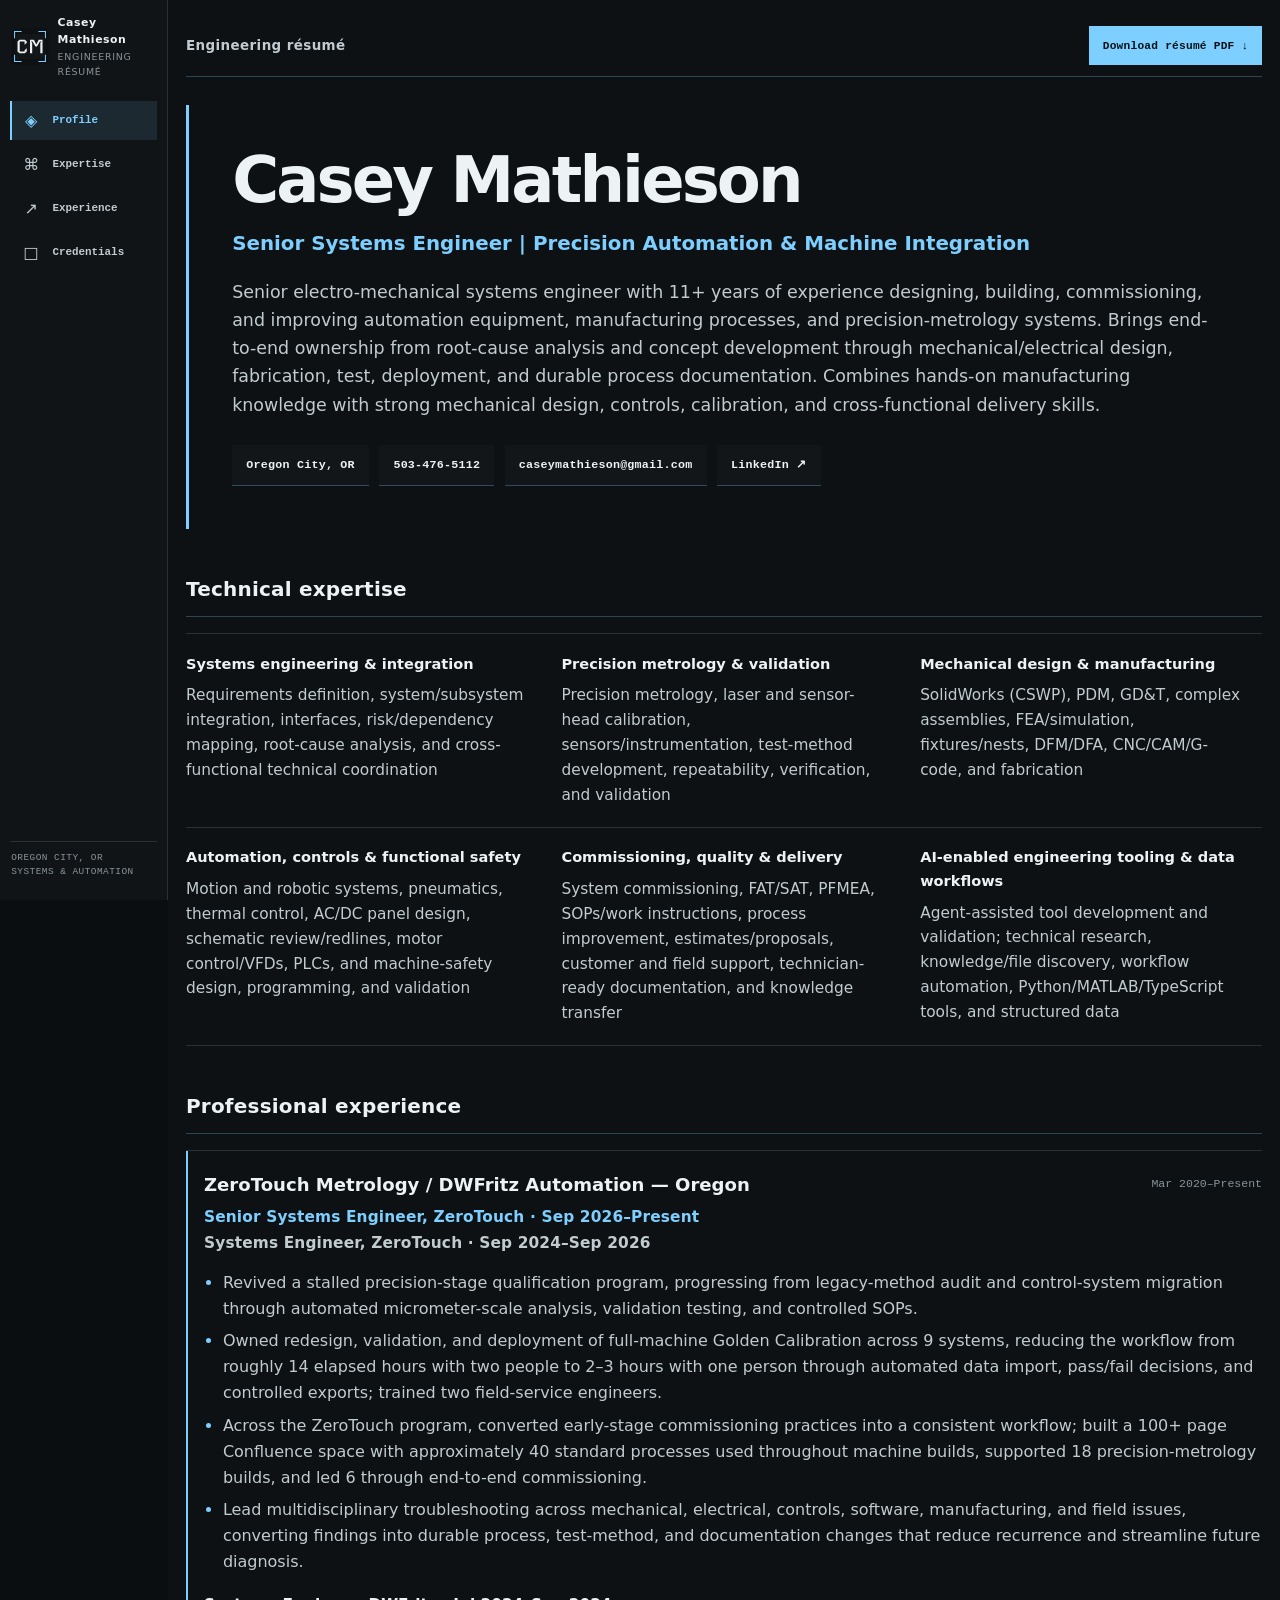
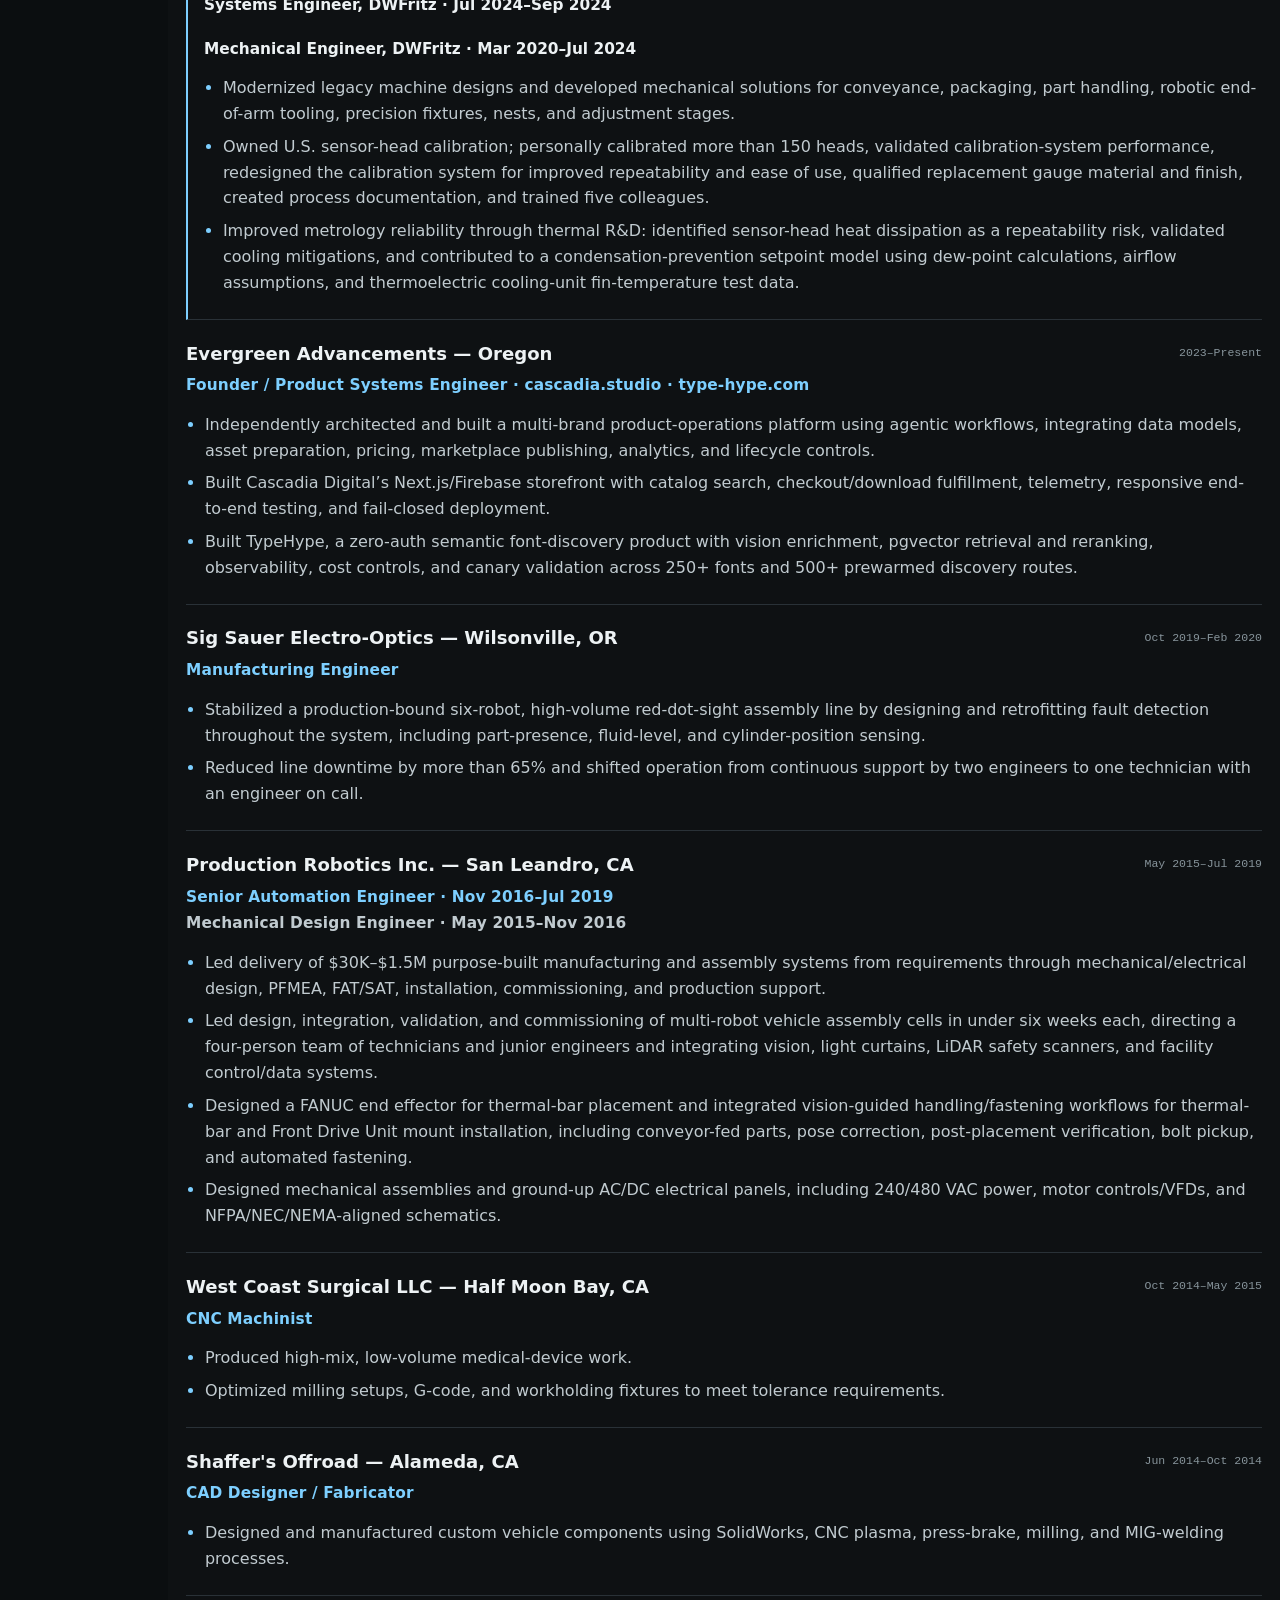
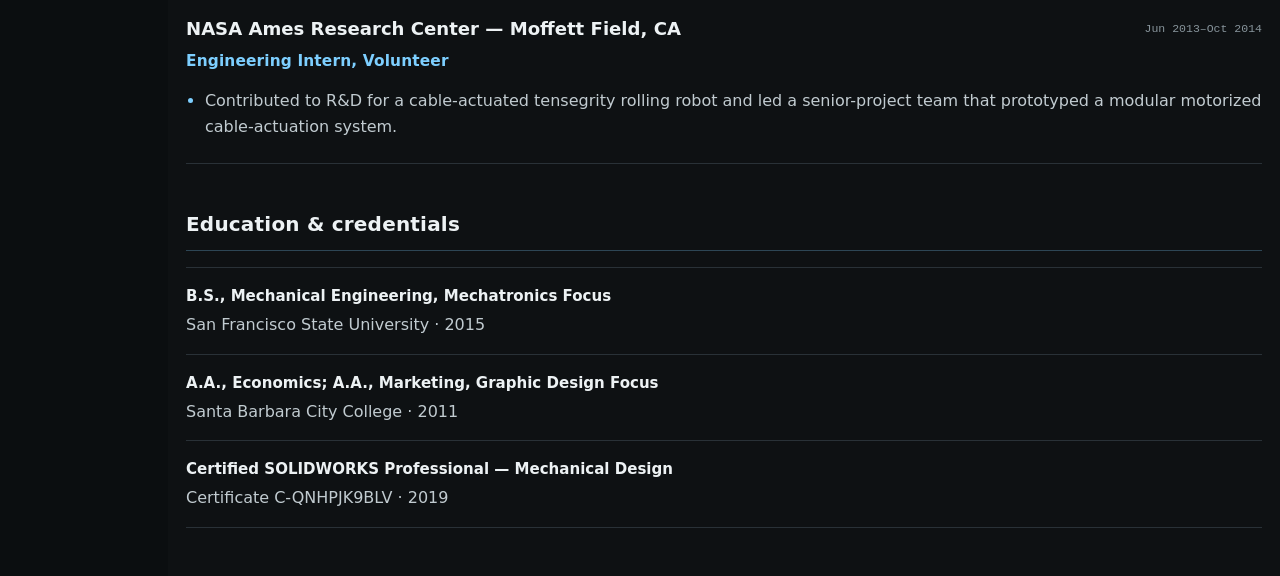
<file: index.html>
<!doctype html>
<html lang="en">
<head>
  <meta charset="utf-8">
  <meta name="viewport" content="width=device-width, initial-scale=1">
  <link rel="icon" type="image/svg+xml" href="/favicon.svg">
  <meta name="description" content="Casey Mathieson — senior electro-mechanical systems engineer specializing in automation, precision manufacturing, and metrology.">
  <meta name="theme-color" content="#080a0b">
  <title>Casey Mathieson | Senior Electro-Mechanical Systems Engineer</title>
  <style>
    :root {
      color-scheme: dark;
      --hub-void: #0b0e10;
      --bg-primary: #0e1113;
      --bg-secondary: #121619;
      --border: #293137;
      --rule: rgba(125, 207, 255, .28);
      --text-primary: #edf2f4;
      --text-secondary: #c1cbd0;
      --text-muted: #87949b;
      --accent-cyan: #7dcfff;
      --accent-cyan-strong: #43c4ff;
      --accent-cyan-bg: rgba(125, 207, 255, .11);
    }
    * { box-sizing: border-box; }
    html { scroll-behavior: smooth; }
    body {
      min-width: 20rem;
      min-height: 100vh;
      margin: 0;
      background: var(--hub-void);
      color: var(--text-primary);
      font: 16px/1.62 Inter, "Segoe UI Variable", "Segoe UI", system-ui, -apple-system, BlinkMacSystemFont, sans-serif;
    }
    a { color: inherit; text-decoration: none; }
    a:hover { color: var(--accent-cyan); }
    .mono, .rail-label, .dates, .contact-link, .download-action {
      font-family: "JetBrains Mono", "Cascadia Code", "SF Mono", Consolas, monospace;
    }
    .resume-shell { display: flex; min-height: 100vh; }
    .resume-rail {
      position: sticky;
      top: 0;
      display: flex;
      flex: 0 0 10.5rem;
      flex-direction: column;
      width: 10.5rem;
      height: 100vh;
      gap: .7rem;
      padding: .75rem .6rem;
      overflow-y: auto;
      background: #101416;
      border-right: 1px solid var(--border);
    }
    .rail-brand {
      display: flex;
      align-items: center;
      gap: .55rem;
      padding: .1rem .1rem .65rem;
      color: var(--text-secondary);
    }
    .brand-mark {
      display: block;
      flex: 0 0 auto;
      width: 2.35rem;
      height: 2.35rem;
    }
    .rail-brand strong, .rail-brand small { display: block; }
    .rail-brand strong { color: var(--text-primary); font-size: .68rem; letter-spacing: .05em; }
    .rail-brand small { color: var(--text-muted); font-size: .59rem; letter-spacing: .08em; text-transform: uppercase; }
    .rail-nav { display: grid; gap: .3rem; }
    .rail-link {
      display: flex;
      align-items: center;
      gap: .55rem;
      min-height: 2.45rem;
      padding: .25rem .45rem;
      border-left: 2px solid transparent;
      color: var(--text-secondary);
      transition: border-color .15s ease, color .15s ease, background .15s ease;
    }
    .rail-link:hover, .rail-link:focus-visible { background: var(--accent-cyan-bg); color: var(--text-primary); outline: none; }
    .rail-link.is-active { border-color: var(--accent-cyan); background: var(--accent-cyan-bg); color: var(--accent-cyan); }
    .rail-icon { display: inline-grid; flex: 0 0 1.55rem; width: 1.55rem; height: 1.55rem; place-items: center; font-size: 1rem; }
    .rail-label { overflow: hidden; font-size: .68rem; font-weight: 700; line-height: 1.15; text-overflow: ellipsis; white-space: nowrap; }
    .rail-spacer { flex: 1; }
    .rail-note { padding: .6rem .1rem 0; border-top: 1px solid var(--border); color: var(--text-muted); font: .59rem/1.45 "JetBrains Mono", "Cascadia Code", Consolas, monospace; letter-spacing: .05em; text-transform: uppercase; }
    .site-main { flex: 1; min-width: 0; padding: 1rem 1.125rem 3rem; background: var(--bg-primary); }
    .content { width: min(100%, 78rem); margin: 0 auto; }
    .topbar {
      display: flex;
      align-items: center;
      justify-content: space-between;
      min-height: 3.8rem;
      gap: 1rem;
      border-bottom: 1px solid var(--rule);
    }
    .topbar-title { color: var(--text-secondary); font-size: .84rem; font-weight: 700; letter-spacing: .03em; }
    .topbar-actions { display: flex; align-items: center; justify-content: flex-end; gap: .55rem; }
    .download-action {
      display: inline-flex;
      align-items: center;
      min-height: 2.45rem;
      padding: 0 .85rem;
      background: var(--accent-cyan);
      color: #061218;
      font-size: .7rem;
      font-weight: 800;
      letter-spacing: .02em;
      transition: background .15s ease, transform .15s ease;
    }
    .download-action:hover, .download-action:focus-visible { background: var(--accent-cyan-strong); color: #061218; outline: 2px solid var(--accent-cyan); outline-offset: 2px; transform: translateY(-1px); }
    .hero { margin-top: 1.75rem; padding: clamp(1.3rem, 4vw, 2.7rem); border-left: 3px solid var(--accent-cyan); }
    h1 { max-width: 20ch; margin: 0; color: var(--text-primary); font-size: clamp(2.1rem, 5vw, 4.4rem); line-height: 1; letter-spacing: -.045em; }
    .target { max-width: 52rem; margin: 1rem 0 0; color: var(--accent-cyan); font-size: clamp(1rem, 2vw, 1.24rem); font-weight: 700; }
    .summary { max-width: 61rem; margin: 1.1rem 0 0; color: var(--text-secondary); font-size: 1.09rem; }
    .contact-strip { display: flex; flex-wrap: wrap; gap: .65rem; margin-top: 1.65rem; }
    .contact-link {
      display: inline-flex;
      align-items: center;
      min-height: 2.55rem;
      padding: 0 .88rem;
      border-bottom: 1px solid var(--rule);
      background: var(--bg-secondary);
      color: var(--text-primary);
      font-size: .73rem;
      font-weight: 700;
      letter-spacing: .02em;
      transition: background .15s ease, color .15s ease;
    }
    .contact-link:hover, .contact-link:focus-visible { background: var(--accent-cyan-bg); color: var(--accent-cyan); outline: none; }
    section { margin-top: 2.75rem; scroll-margin-top: 1rem; }
    .section-heading { margin-bottom: 1rem; padding-bottom: .65rem; border-bottom: 1px solid var(--rule); }
    h2 { margin: 0; color: var(--text-primary); font-size: 1.25rem; letter-spacing: .01em; }
    .hub-grid { display: grid; grid-template-columns: repeat(3, minmax(0, 1fr)); border-top: 1px solid var(--border); }
    .skill-card { min-height: 10.7rem; padding: 1.1rem 1.05rem 1.2rem 0; border-bottom: 1px solid var(--border); }
    .skill-card:not(:nth-child(3n + 1)) { padding-left: 1.05rem; }
    .skill-card p { margin: 0; color: var(--text-secondary); font-size: .96rem; }
    .skill-card strong { display: block; margin-bottom: .5rem; color: var(--text-primary); font-size: .91rem; }
    .experience-grid { border-top: 1px solid var(--border); }
    .job-card { padding: 1.35rem 0 1.45rem; border-bottom: 1px solid var(--border); }
    .job-card.featured { border-left: 2px solid var(--accent-cyan); padding-left: 1rem; }
    .job-head { display: flex; align-items: start; justify-content: space-between; gap: 1rem; }
    h3 { margin: 0; color: var(--text-primary); font-size: 1.13rem; line-height: 1.3; }
    .dates { flex: 0 0 auto; margin: .15rem 0 0; color: var(--text-muted); font-size: .72rem; text-align: right; }
    .role { margin: .52rem 0 0; color: var(--accent-cyan); font-size: .96rem; font-weight: 700; letter-spacing: .01em; }
    .role + .role { margin-top: .12rem; color: var(--text-secondary); }
    h4 { margin: 1.15rem 0 0; color: var(--text-primary); font-size: .96rem; }
    ul { margin: .85rem 0 0; padding-left: 1.18rem; color: var(--text-secondary); }
    li + li { margin-top: .42rem; }
    li::marker { color: var(--accent-cyan); }
    .credentials { border-top: 1px solid var(--border); }
    .credential { padding: 1rem 0; border-bottom: 1px solid var(--border); color: var(--text-secondary); }
    .credential strong { display: block; margin-bottom: .2rem; color: var(--text-primary); font-size: .94rem; }
    @media (max-width: 1180px) {
      .hub-grid { grid-template-columns: repeat(2, minmax(0, 1fr)); }
      .skill-card:not(:nth-child(3n + 1)) { padding-left: 0; }
      .skill-card:nth-child(even) { padding-left: 1.05rem; }
    }
    @media (max-width: 760px) {
      .resume-shell { display: block; }
      .resume-rail { position: sticky; z-index: 2; flex-direction: row; width: 100%; height: auto; min-height: 3.45rem; padding: .5rem .65rem; overflow-x: auto; overflow-y: hidden; border-right: 0; border-bottom: 1px solid var(--border); }
      .rail-brand { flex: 0 0 auto; padding: 0 .2rem 0 0; }
      .rail-brand > span:last-child, .rail-label, .rail-note { display: none; }
      .rail-nav { display: flex; grid-template-columns: none; gap: .3rem; }
      .rail-link { flex: 0 0 2.4rem; width: 2.4rem; justify-content: center; padding: .25rem; }
      .rail-spacer { display: none; }
      .site-main { padding: .75rem .8rem 1.5rem; }
      .topbar { min-height: 3.35rem; }
      .topbar-title { display: none; }
      .topbar-actions { width: 100%; gap: .35rem; }
      .topbar-actions .contact-link { min-height: 2.25rem; padding: 0 .55rem; font-size: .64rem; }
      .download-action { min-height: 2.25rem; padding: 0 .65rem; font-size: .64rem; }
      .hero { margin-top: 1.15rem; padding: 1.2rem; }
      .hub-grid { grid-template-columns: 1fr; }
      .skill-card, .skill-card:not(:nth-child(3n + 1)), .skill-card:nth-child(even) { min-height: auto; padding: 1rem 0; }
      .job-head { flex-direction: column; gap: .15rem; }
      .dates { text-align: left; }
      .contact-strip { gap: .5rem; }
    }
    @media print {
      @page { margin: .48in; }
      body { background: white; color: #111; font-size: 9.5pt; }
      .resume-rail, .topbar { display: none; }
      .site-main { padding: 0; background: white; }
      .hero { margin-top: 0; padding: .08in 0 .12in .12in; border-left-color: #0c94b9; }
      h1, h2, h3, h4, .skill-card strong, .credential strong { color: #111; }
      .target, .role { color: #0b6380; }
      .summary, .skill-card p, .credential, ul { color: #333; }
      .hub-grid { grid-template-columns: repeat(3, minmax(0, 1fr)); }
      .skill-card, .job-card, .credential, .project { padding: .08in .11in; }
      .job-card { break-inside: avoid; }
      li + li { margin-top: .02in; }
    }
  </style>
</head>
<body>
  <div class="resume-shell">
    <aside class="resume-rail" aria-label="Résumé navigation">
      <a class="rail-brand" href="#profile" aria-label="Back to profile">
        <img class="brand-mark" src="/favicon.svg" alt="" width="38" height="38">
        <span><strong>Casey Mathieson</strong><small>Engineering résumé</small></span>
      </a>
      <nav class="rail-nav">
        <a class="rail-link is-active" href="#profile"><span class="rail-icon" aria-hidden="true">◈</span><span class="rail-label">Profile</span></a>
        <a class="rail-link" href="#expertise"><span class="rail-icon" aria-hidden="true">⌘</span><span class="rail-label">Expertise</span></a>
        <a class="rail-link" href="#experience"><span class="rail-icon" aria-hidden="true">↗</span><span class="rail-label">Experience</span></a>
        <a class="rail-link" href="#education"><span class="rail-icon" aria-hidden="true">□</span><span class="rail-label">Credentials</span></a>
      </nav>
      <div class="rail-spacer"></div>
      <p class="rail-note">Oregon City, OR<br>Systems &amp; Automation</p>
    </aside>

    <main class="site-main">
      <div class="content">
        <header class="topbar">
          <span class="topbar-title">Engineering résumé</span>
          <div class="topbar-actions">
            <a class="download-action" href="casey-mathieson-resume.pdf" download>Download résumé PDF ↓</a>
          </div>
        </header>

        <section class="hero" id="profile" aria-labelledby="name">
          <h1 id="name">Casey Mathieson</h1>
          <p class="target">Senior Systems Engineer | Precision Automation &amp; Machine Integration</p>
          <p class="summary">Senior electro-mechanical systems engineer with 11+ years of experience designing, building, commissioning, and improving automation equipment, manufacturing processes, and precision-metrology systems. Brings end-to-end ownership from root-cause analysis and concept development through mechanical/electrical design, fabrication, test, deployment, and durable process documentation. Combines hands-on manufacturing knowledge with strong mechanical design, controls, calibration, and cross-functional delivery skills.</p>
          <div class="contact-strip" aria-label="Contact details">
            <span class="contact-link">Oregon City, OR</span>
            <a class="contact-link" href="tel:+15034765112">503-476-5112</a>
            <a class="contact-link" href="mailto:caseymathieson@gmail.com">caseymathieson@gmail.com</a>
            <a class="contact-link" href="https://www.linkedin.com/in/caseymathieson/">LinkedIn ↗</a>
          </div>
        </section>

        <section id="expertise" aria-labelledby="expertise-title">
          <div class="section-heading"><h2 id="expertise-title">Technical expertise</h2></div>
          <div class="hub-grid">
            <article class="skill-card"><strong>Systems engineering &amp; integration</strong><p>Requirements definition, system/subsystem integration, interfaces, risk/dependency mapping, root-cause analysis, and cross-functional technical coordination</p></article>
            <article class="skill-card"><strong>Precision metrology &amp; validation</strong><p>Precision metrology, laser and sensor-head calibration, sensors/instrumentation, test-method development, repeatability, verification, and validation</p></article>
            <article class="skill-card"><strong>Mechanical design &amp; manufacturing</strong><p>SolidWorks (CSWP), PDM, GD&amp;T, complex assemblies, FEA/simulation, fixtures/nests, DFM/DFA, CNC/CAM/G-code, and fabrication</p></article>
            <article class="skill-card"><strong>Automation, controls &amp; functional safety</strong><p>Motion and robotic systems, pneumatics, thermal control, AC/DC panel design, schematic review/redlines, motor control/VFDs, PLCs, and machine-safety design, programming, and validation</p></article>
            <article class="skill-card"><strong>Commissioning, quality &amp; delivery</strong><p>System commissioning, FAT/SAT, PFMEA, SOPs/work instructions, process improvement, estimates/proposals, customer and field support, technician-ready documentation, and knowledge transfer</p></article>
            <article class="skill-card"><strong>AI-enabled engineering tooling &amp; data workflows</strong><p>Agent-assisted tool development and validation; technical research, knowledge/file discovery, workflow automation, Python/MATLAB/TypeScript tools, and structured data</p></article>
          </div>
        </section>

        <section id="experience" aria-labelledby="experience-title">
          <div class="section-heading"><h2 id="experience-title">Professional experience</h2></div>
          <div class="experience-grid">
            <article class="job-card featured">
              <div class="job-head"><h3>ZeroTouch Metrology / DWFritz Automation — Oregon</h3><span class="dates">Mar 2020–Present</span></div>
              <p class="role">Senior Systems Engineer, ZeroTouch · Sep 2026–Present</p>
              <p class="role">Systems Engineer, ZeroTouch · Sep 2024–Sep 2026</p>
              <ul>
                <li>Revived a stalled precision-stage qualification program, progressing from legacy-method audit and control-system migration through automated micrometer-scale analysis, validation testing, and controlled SOPs.</li>
                <li>Owned redesign, validation, and deployment of full-machine Golden Calibration across 9 systems, reducing the workflow from roughly 14 elapsed hours with two people to 2–3 hours with one person through automated data import, pass/fail decisions, and controlled exports; trained two field-service engineers.</li>
                <li>Across the ZeroTouch program, converted early-stage commissioning practices into a consistent workflow; built a 100+ page Confluence space with approximately 40 standard processes used throughout machine builds, supported 18 precision-metrology builds, and led 6 through end-to-end commissioning.</li>
                <li>Lead multidisciplinary troubleshooting across mechanical, electrical, controls, software, manufacturing, and field issues, converting findings into durable process, test-method, and documentation changes that reduce recurrence and streamline future diagnosis.</li>
              </ul>
              <h4>Systems Engineer, DWFritz · Jul 2024–Sep 2024</h4>
              <h4>Mechanical Engineer, DWFritz · Mar 2020–Jul 2024</h4>
              <ul>
                <li>Modernized legacy machine designs and developed mechanical solutions for conveyance, packaging, part handling, robotic end-of-arm tooling, precision fixtures, nests, and adjustment stages.</li>
                <li>Owned U.S. sensor-head calibration; personally calibrated more than 150 heads, validated calibration-system performance, redesigned the calibration system for improved repeatability and ease of use, qualified replacement gauge material and finish, created process documentation, and trained five colleagues.</li>
                <li>Improved metrology reliability through thermal R&amp;D: identified sensor-head heat dissipation as a repeatability risk, validated cooling mitigations, and contributed to a condensation-prevention setpoint model using dew-point calculations, airflow assumptions, and thermoelectric cooling-unit fin-temperature test data.</li>
              </ul>
            </article>

            <article class="job-card">
              <div class="job-head"><h3>Evergreen Advancements — Oregon</h3><span class="dates">2023–Present</span></div>
              <p class="role">Founder / Product Systems Engineer · <a href="https://cascadia.studio/">cascadia.studio</a> · <a href="https://type-hype.com/">type-hype.com</a></p>
              <ul>
                <li>Independently architected and built a multi-brand product-operations platform using agentic workflows, integrating data models, asset preparation, pricing, marketplace publishing, analytics, and lifecycle controls.</li>
                <li>Built Cascadia Digital’s Next.js/Firebase storefront with catalog search, checkout/download fulfillment, telemetry, responsive end-to-end testing, and fail-closed deployment.</li>
                <li>Built TypeHype, a zero-auth semantic font-discovery product with vision enrichment, pgvector retrieval and reranking, observability, cost controls, and canary validation across 250+ fonts and 500+ prewarmed discovery routes.</li>
              </ul>
            </article>

            <article class="job-card">
              <div class="job-head"><h3>Sig Sauer Electro-Optics — Wilsonville, OR</h3><span class="dates">Oct 2019–Feb 2020</span></div>
              <p class="role">Manufacturing Engineer</p>
              <ul>
                <li>Stabilized a production-bound six-robot, high-volume red-dot-sight assembly line by designing and retrofitting fault detection throughout the system, including part-presence, fluid-level, and cylinder-position sensing.</li>
                <li>Reduced line downtime by more than 65% and shifted operation from continuous support by two engineers to one technician with an engineer on call.</li>
              </ul>
            </article>

            <article class="job-card">
              <div class="job-head"><h3>Production Robotics Inc. — San Leandro, CA</h3><span class="dates">May 2015–Jul 2019</span></div>
              <p class="role">Senior Automation Engineer · Nov 2016–Jul 2019</p>
              <p class="role">Mechanical Design Engineer · May 2015–Nov 2016</p>
              <ul>
                <li>Led delivery of $30K–$1.5M purpose-built manufacturing and assembly systems from requirements through mechanical/electrical design, PFMEA, FAT/SAT, installation, commissioning, and production support.</li>
                <li>Led design, integration, validation, and commissioning of multi-robot vehicle assembly cells in under six weeks each, directing a four-person team of technicians and junior engineers and integrating vision, light curtains, LiDAR safety scanners, and facility control/data systems.</li>
                <li>Designed a FANUC end effector for thermal-bar placement and integrated vision-guided handling/fastening workflows for thermal-bar and Front Drive Unit mount installation, including conveyor-fed parts, pose correction, post-placement verification, bolt pickup, and automated fastening.</li>
                <li>Designed mechanical assemblies and ground-up AC/DC electrical panels, including 240/480 VAC power, motor controls/VFDs, and NFPA/NEC/NEMA-aligned schematics.</li>
              </ul>
            </article>

            <article class="job-card">
              <div class="job-head"><h3>West Coast Surgical LLC — Half Moon Bay, CA</h3><span class="dates">Oct 2014–May 2015</span></div>
              <p class="role">CNC Machinist</p>
              <ul>
                <li>Produced high-mix, low-volume medical-device work.</li>
                <li>Optimized milling setups, G-code, and workholding fixtures to meet tolerance requirements.</li>
              </ul>
            </article>

            <article class="job-card">
              <div class="job-head"><h3>Shaffer's Offroad — Alameda, CA</h3><span class="dates">Jun 2014–Oct 2014</span></div>
              <p class="role">CAD Designer / Fabricator</p>
              <ul><li>Designed and manufactured custom vehicle components using SolidWorks, CNC plasma, press-brake, milling, and MIG-welding processes.</li></ul>
            </article>

            <article class="job-card">
              <div class="job-head"><h3>NASA Ames Research Center — Moffett Field, CA</h3><span class="dates">Jun 2013–Oct 2014</span></div>
              <p class="role">Engineering Intern, Volunteer</p>
              <ul><li>Contributed to R&amp;D for a cable-actuated tensegrity rolling robot and led a senior-project team that prototyped a modular motorized cable-actuation system.</li></ul>
            </article>
          </div>
        </section>

        <section id="education" aria-labelledby="education-title">
          <div class="section-heading"><h2 id="education-title">Education &amp; credentials</h2></div>
          <div class="credentials">
            <div class="credential"><strong>B.S., Mechanical Engineering, Mechatronics Focus</strong>San Francisco State University · 2015</div>
            <div class="credential"><strong>A.A., Economics; A.A., Marketing, Graphic Design Focus</strong>Santa Barbara City College · 2011</div>
            <div class="credential"><strong>Certified SOLIDWORKS Professional — Mechanical Design</strong>Certificate C-QNHPJK9BLV · 2019</div>
          </div>
        </section>
      </div>
    </main>
  </div>
</body>
</html>
</file>
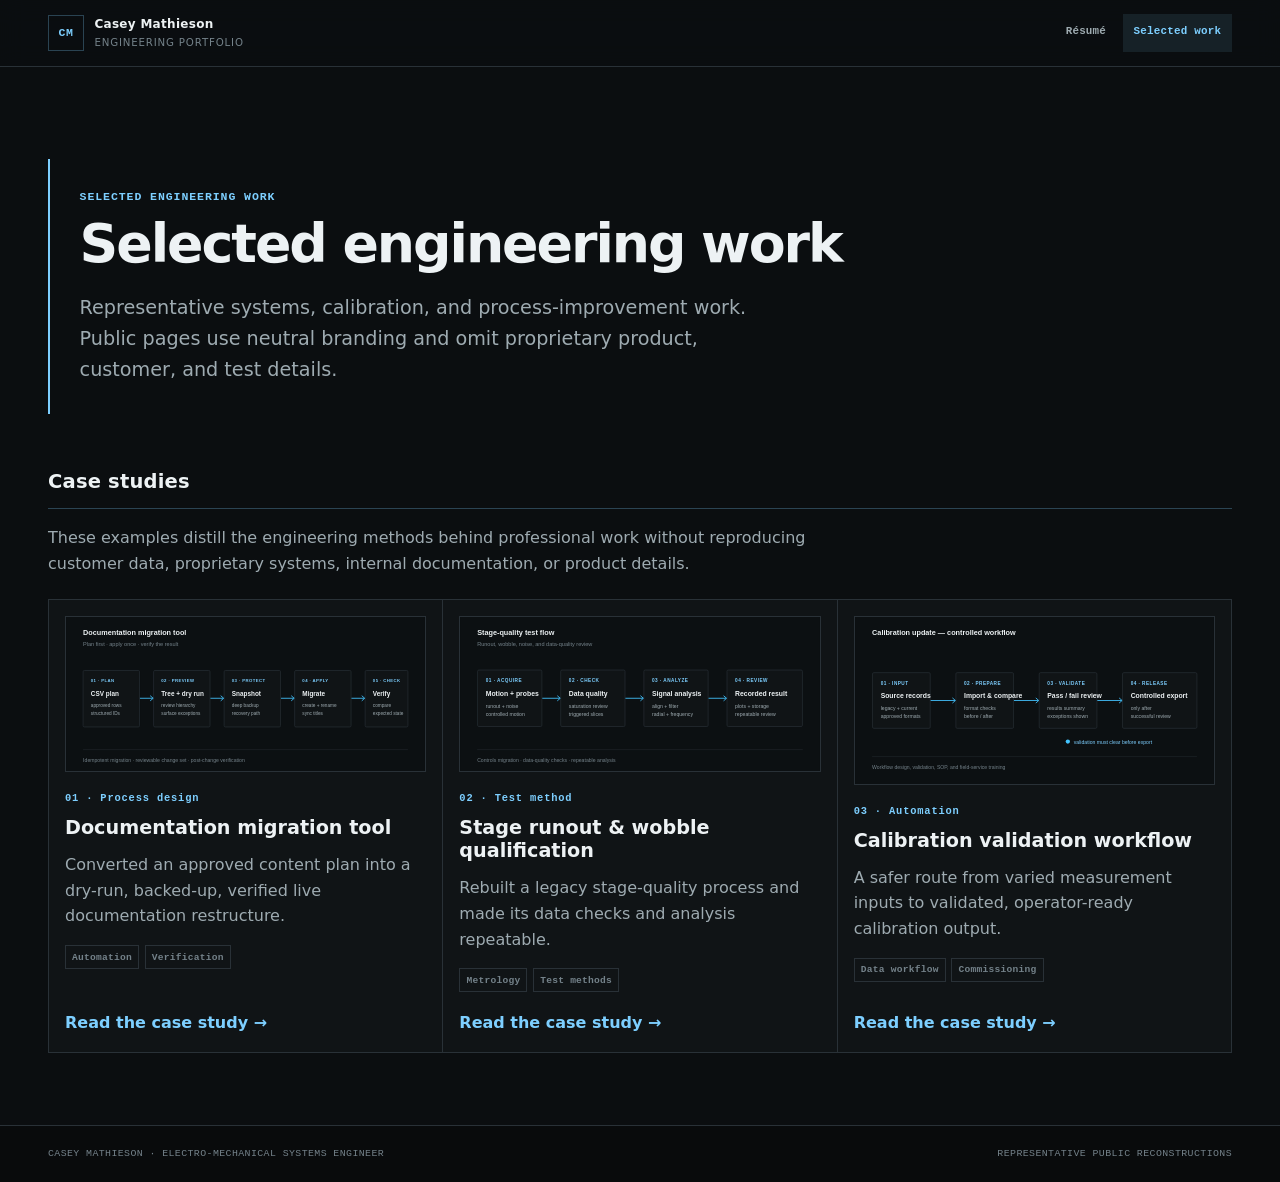
<file: portfolio/index.html>
<!doctype html>
<html lang="en">
<head>
  <meta charset="utf-8">
  <meta name="viewport" content="width=device-width, initial-scale=1">
  <link rel="icon" type="image/svg+xml" href="/favicon.svg">
  <meta name="description" content="Selected, public-safe engineering case studies by Casey Mathieson.">
  <meta name="theme-color" content="#0b0e10">
  <title>Selected Engineering Work | Casey Mathieson</title>
  <link rel="stylesheet" href="portfolio.css">
</head>
<body>
  <a class="skip-link" href="#content">Skip to content</a>
  <header class="site-header">
    <div class="header-inner">
      <a class="brand" href="../index.html" aria-label="Casey Mathieson résumé home">
        <span class="brand-mark">CM</span>
        <span class="brand-copy"><strong>Casey Mathieson</strong><small>Engineering portfolio</small></span>
      </a>
      <nav class="site-nav" aria-label="Primary navigation">
        <a class="nav-link" href="../index.html">Résumé</a>
        <a class="nav-link" href="index.html" aria-current="page">Selected work</a>
      </nav>
    </div>
  </header>

  <main id="content">
    <div class="content">
      <section class="hero" aria-labelledby="portfolio-title">
        <p class="eyebrow">Selected engineering work</p>
        <h1 id="portfolio-title">Selected engineering work</h1>
        <p class="hero-copy">Representative systems, calibration, and process-improvement work. Public pages use neutral branding and omit proprietary product, customer, and test details.</p>
      </section>

      <section aria-labelledby="cases-title">
        <div class="section-head"><h2 id="cases-title">Case studies</h2></div>
        <p class="section-intro">These examples distill the engineering methods behind professional work without reproducing customer data, proprietary systems, internal documentation, or product details.</p>
        <div class="case-grid">
          <article class="case-card">
            <img class="case-visual" src="assets/documentation-migration.svg" alt="Documentation migration tool flow from approved plan through verification.">
            <span class="case-number">01 · Process design</span>
            <h3>Documentation migration tool</h3>
            <p>Converted an approved content plan into a dry-run, backed-up, verified live documentation restructure.</p>
            <div class="tag-row"><span class="tag">Automation</span><span class="tag">Verification</span></div>
            <a class="case-link" href="documentation-migration.html">Read the case study</a>
          </article>
          <article class="case-card">
            <img class="case-visual" src="assets/precision-quality-analytics.svg" alt="Stage-quality test flow from motion and probe acquisition through review.">
            <span class="case-number">02 · Test method</span>
            <h3>Stage runout &amp; wobble qualification</h3>
            <p>Rebuilt a legacy stage-quality process and made its data checks and analysis repeatable.</p>
            <div class="tag-row"><span class="tag">Metrology</span><span class="tag">Test methods</span></div>
            <a class="case-link" href="precision-quality-analytics.html">Read the case study</a>
          </article>
          <article class="case-card">
            <img class="case-visual" src="assets/calibration-validation.svg" alt="Illustrated calibration validation flow from diverse sources through controlled export.">
            <span class="case-number">03 · Automation</span>
            <h3>Calibration validation workflow</h3>
            <p>A safer route from varied measurement inputs to validated, operator-ready calibration output.</p>
            <div class="tag-row"><span class="tag">Data workflow</span><span class="tag">Commissioning</span></div>
            <a class="case-link" href="calibration-validation.html">Read the case study</a>
          </article>
        </div>
      </section>
    </div>
  </main>

  <footer class="site-footer"><div class="site-footer-inner"><p class="footer-note">Casey Mathieson · Electro-mechanical systems engineer</p><p class="footer-note">Representative public reconstructions</p></div></footer>
</body>
</html>
</file>
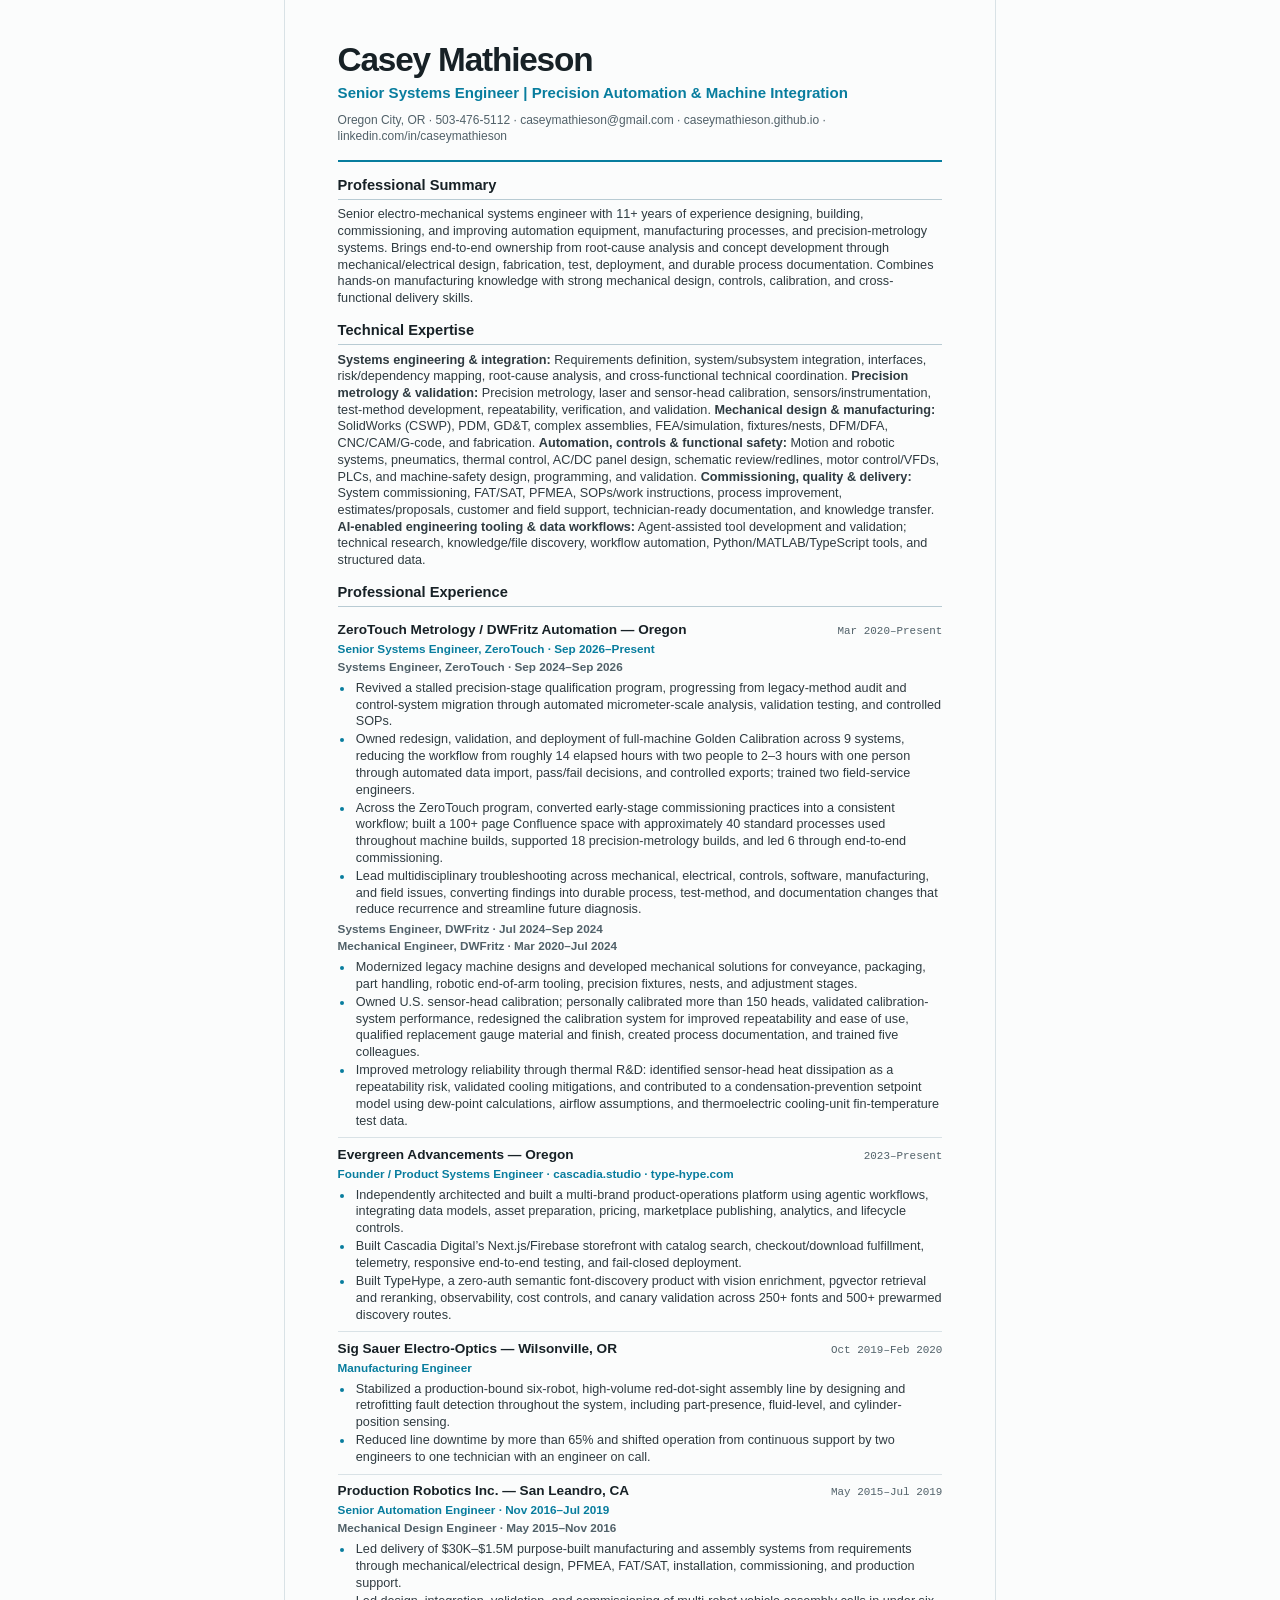
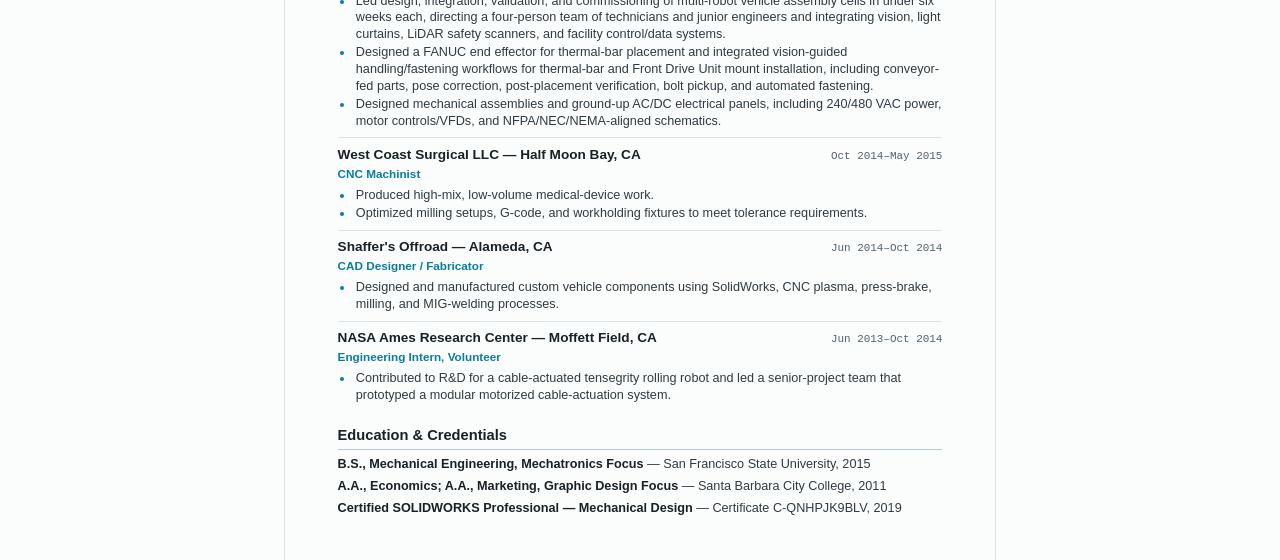
<file: casey-mathieson-resume.html>
<!doctype html>
<html lang="en">
<head>
  <meta charset="utf-8">
  <meta name="viewport" content="width=device-width, initial-scale=1">
  <link rel="icon" type="image/svg+xml" href="/favicon.svg">
  <meta name="robots" content="noindex">
  <title>Casey Mathieson — Résumé</title>
  <style>
    @page { size: Letter; margin: .48in .55in; }
    :root { --ink: #172126; --body: #2f3b41; --muted: #516169; --cyan: #087d9e; --rule: #b8cbd3; --paper: #fbfcfc; }
    * { box-sizing: border-box; }
    body { max-width: 7.4in; margin: 0 auto; background: var(--paper); color: var(--body); font: 9.5pt/1.32 Inter, "Segoe UI Variable", "Segoe UI", Arial, sans-serif; }
    a { color: inherit; text-decoration: none; }
    .resume-header { padding-bottom: .16in; border-bottom: 2px solid var(--cyan); }
    h1 { margin: 0; color: var(--ink); font-size: 25pt; letter-spacing: -.035em; line-height: 1; }
    .headline { margin: .07in 0 .1in; color: var(--cyan); font-size: 11.3pt; font-weight: 750; }
    .contact { margin: 0; color: var(--muted); font-size: 9pt; }
    section { margin-top: .15in; }
    h2 { margin: 0 0 .07in; padding-bottom: .045in; border-bottom: 1px solid var(--rule); color: var(--ink); font-size: 11pt; line-height: 1.25; }
    p { margin: 0; }
    .summary { color: var(--body); }
    .skills { color: var(--body); }
    .job { padding: .085in 0; break-inside: avoid; }
    .job.current { break-inside: auto; }
    .job + .job { border-top: 1px solid #d9e2e6; }
    .job-header { display: flex; align-items: baseline; justify-content: space-between; gap: .2in; }
    h3 { margin: 0; color: var(--ink); font-size: 10.2pt; line-height: 1.25; }
    .dates { flex: 0 0 auto; color: var(--muted); font-family: "Cascadia Code", Consolas, monospace; font-size: 8.2pt; }
    .role { margin: .025in 0 0; color: var(--cyan); font-size: 8.8pt; font-weight: 750; }
    .role.secondary { color: var(--muted); }
    ul { margin: .055in 0 0; padding-left: .17in; }
    li { margin: 0; padding-left: .02in; }
    li + li { margin-top: .015in; }
    li::marker { color: var(--cyan); }
    .education { display: grid; gap: .055in; }
    .credential strong { color: var(--ink); }
    @media screen { body { min-height: 100vh; padding: .45in .55in; box-shadow: 0 0 0 1px #d9e2e6; } }
  </style>
</head>
<body>
  <header class="resume-header">
    <h1>Casey Mathieson</h1>
    <p class="headline">Senior Systems Engineer | Precision Automation &amp; Machine Integration</p>
    <p class="contact">Oregon City, OR · 503-476-5112 · caseymathieson@gmail.com · <a href="https://caseymathieson.github.io/">caseymathieson.github.io</a> · <a href="https://www.linkedin.com/in/caseymathieson/">linkedin.com/in/caseymathieson</a></p>
  </header>

  <section>
    <h2>Professional Summary</h2>
    <p class="summary">Senior electro-mechanical systems engineer with 11+ years of experience designing, building, commissioning, and improving automation equipment, manufacturing processes, and precision-metrology systems. Brings end-to-end ownership from root-cause analysis and concept development through mechanical/electrical design, fabrication, test, deployment, and durable process documentation. Combines hands-on manufacturing knowledge with strong mechanical design, controls, calibration, and cross-functional delivery skills.</p>
  </section>

  <section>
    <h2>Technical Expertise</h2>
    <p class="skills"><span class="skill-group"><strong>Systems engineering &amp; integration:</strong> Requirements definition, system/subsystem integration, interfaces, risk/dependency mapping, root-cause analysis, and cross-functional technical coordination.</span> <span class="skill-group"><strong>Precision metrology &amp; validation:</strong> Precision metrology, laser and sensor-head calibration, sensors/instrumentation, test-method development, repeatability, verification, and validation.</span> <span class="skill-group"><strong>Mechanical design &amp; manufacturing:</strong> SolidWorks (CSWP), PDM, GD&amp;T, complex assemblies, FEA/simulation, fixtures/nests, DFM/DFA, CNC/CAM/G-code, and fabrication.</span> <span class="skill-group"><strong>Automation, controls &amp; functional safety:</strong> Motion and robotic systems, pneumatics, thermal control, AC/DC panel design, schematic review/redlines, motor control/VFDs, PLCs, and machine-safety design, programming, and validation.</span> <span class="skill-group"><strong>Commissioning, quality &amp; delivery:</strong> System commissioning, FAT/SAT, PFMEA, SOPs/work instructions, process improvement, estimates/proposals, customer and field support, technician-ready documentation, and knowledge transfer.</span> <span class="skill-group"><strong>AI-enabled engineering tooling &amp; data workflows:</strong> Agent-assisted tool development and validation; technical research, knowledge/file discovery, workflow automation, Python/MATLAB/TypeScript tools, and structured data.</span></p>
  </section>

  <section>
    <h2>Professional Experience</h2>

    <article class="job current">
      <div class="job-header"><h3>ZeroTouch Metrology / DWFritz Automation — Oregon</h3><span class="dates">Mar 2020–Present</span></div>
      <p class="role">Senior Systems Engineer, ZeroTouch · Sep 2026–Present</p>
      <p class="role secondary">Systems Engineer, ZeroTouch · Sep 2024–Sep 2026</p>
      <ul>
        <li>Revived a stalled precision-stage qualification program, progressing from legacy-method audit and control-system migration through automated micrometer-scale analysis, validation testing, and controlled SOPs.</li>
        <li>Owned redesign, validation, and deployment of full-machine Golden Calibration across 9 systems, reducing the workflow from roughly 14 elapsed hours with two people to 2–3 hours with one person through automated data import, pass/fail decisions, and controlled exports; trained two field-service engineers.</li>
        <li>Across the ZeroTouch program, converted early-stage commissioning practices into a consistent workflow; built a 100+ page Confluence space with approximately 40 standard processes used throughout machine builds, supported 18 precision-metrology builds, and led 6 through end-to-end commissioning.</li>
        <li>Lead multidisciplinary troubleshooting across mechanical, electrical, controls, software, manufacturing, and field issues, converting findings into durable process, test-method, and documentation changes that reduce recurrence and streamline future diagnosis.</li>
      </ul>
      <p class="role secondary">Systems Engineer, DWFritz · Jul 2024–Sep 2024</p>
      <p class="role secondary">Mechanical Engineer, DWFritz · Mar 2020–Jul 2024</p>
      <ul>
        <li>Modernized legacy machine designs and developed mechanical solutions for conveyance, packaging, part handling, robotic end-of-arm tooling, precision fixtures, nests, and adjustment stages.</li>
        <li>Owned U.S. sensor-head calibration; personally calibrated more than 150 heads, validated calibration-system performance, redesigned the calibration system for improved repeatability and ease of use, qualified replacement gauge material and finish, created process documentation, and trained five colleagues.</li>
        <li>Improved metrology reliability through thermal R&amp;D: identified sensor-head heat dissipation as a repeatability risk, validated cooling mitigations, and contributed to a condensation-prevention setpoint model using dew-point calculations, airflow assumptions, and thermoelectric cooling-unit fin-temperature test data.</li>
      </ul>
    </article>

    <article class="job">
      <div class="job-header"><h3>Evergreen Advancements — Oregon</h3><span class="dates">2023–Present</span></div>
      <p class="role">Founder / Product Systems Engineer · <a href="https://cascadia.studio/">cascadia.studio</a> · <a href="https://type-hype.com/">type-hype.com</a></p>
      <ul>
        <li>Independently architected and built a multi-brand product-operations platform using agentic workflows, integrating data models, asset preparation, pricing, marketplace publishing, analytics, and lifecycle controls.</li>
        <li>Built Cascadia Digital’s Next.js/Firebase storefront with catalog search, checkout/download fulfillment, telemetry, responsive end-to-end testing, and fail-closed deployment.</li>
        <li>Built TypeHype, a zero-auth semantic font-discovery product with vision enrichment, pgvector retrieval and reranking, observability, cost controls, and canary validation across 250+ fonts and 500+ prewarmed discovery routes.</li>
      </ul>
    </article>

    <article class="job">
      <div class="job-header"><h3>Sig Sauer Electro-Optics — Wilsonville, OR</h3><span class="dates">Oct 2019–Feb 2020</span></div>
      <p class="role">Manufacturing Engineer</p>
      <ul>
        <li>Stabilized a production-bound six-robot, high-volume red-dot-sight assembly line by designing and retrofitting fault detection throughout the system, including part-presence, fluid-level, and cylinder-position sensing.</li>
        <li>Reduced line downtime by more than 65% and shifted operation from continuous support by two engineers to one technician with an engineer on call.</li>
      </ul>
    </article>

    <article class="job">
      <div class="job-header"><h3>Production Robotics Inc. — San Leandro, CA</h3><span class="dates">May 2015–Jul 2019</span></div>
      <p class="role">Senior Automation Engineer · Nov 2016–Jul 2019</p>
      <p class="role secondary">Mechanical Design Engineer · May 2015–Nov 2016</p>
      <ul>
        <li>Led delivery of $30K–$1.5M purpose-built manufacturing and assembly systems from requirements through mechanical/electrical design, PFMEA, FAT/SAT, installation, commissioning, and production support.</li>
        <li>Led design, integration, validation, and commissioning of multi-robot vehicle assembly cells in under six weeks each, directing a four-person team of technicians and junior engineers and integrating vision, light curtains, LiDAR safety scanners, and facility control/data systems.</li>
        <li>Designed a FANUC end effector for thermal-bar placement and integrated vision-guided handling/fastening workflows for thermal-bar and Front Drive Unit mount installation, including conveyor-fed parts, pose correction, post-placement verification, bolt pickup, and automated fastening.</li>
        <li>Designed mechanical assemblies and ground-up AC/DC electrical panels, including 240/480 VAC power, motor controls/VFDs, and NFPA/NEC/NEMA-aligned schematics.</li>
      </ul>
    </article>

    <article class="job">
      <div class="job-header"><h3>West Coast Surgical LLC — Half Moon Bay, CA</h3><span class="dates">Oct 2014–May 2015</span></div>
      <p class="role">CNC Machinist</p>
      <ul>
        <li>Produced high-mix, low-volume medical-device work.</li>
        <li>Optimized milling setups, G-code, and workholding fixtures to meet tolerance requirements.</li>
      </ul>
    </article>

    <article class="job">
      <div class="job-header"><h3>Shaffer's Offroad — Alameda, CA</h3><span class="dates">Jun 2014–Oct 2014</span></div>
      <p class="role">CAD Designer / Fabricator</p>
      <ul><li>Designed and manufactured custom vehicle components using SolidWorks, CNC plasma, press-brake, milling, and MIG-welding processes.</li></ul>
    </article>

    <article class="job">
      <div class="job-header"><h3>NASA Ames Research Center — Moffett Field, CA</h3><span class="dates">Jun 2013–Oct 2014</span></div>
      <p class="role">Engineering Intern, Volunteer</p>
      <ul><li>Contributed to R&amp;D for a cable-actuated tensegrity rolling robot and led a senior-project team that prototyped a modular motorized cable-actuation system.</li></ul>
    </article>
  </section>

  <section>
    <h2>Education &amp; Credentials</h2>
    <div class="education">
      <div class="credential"><strong>B.S., Mechanical Engineering, Mechatronics Focus</strong> — San Francisco State University, 2015</div>
      <div class="credential"><strong>A.A., Economics; A.A., Marketing, Graphic Design Focus</strong> — Santa Barbara City College, 2011</div>
      <div class="credential"><strong>Certified SOLIDWORKS Professional — Mechanical Design</strong> — Certificate C-QNHPJK9BLV, 2019</div>
    </div>
  </section>
</body>
</html>
</file>
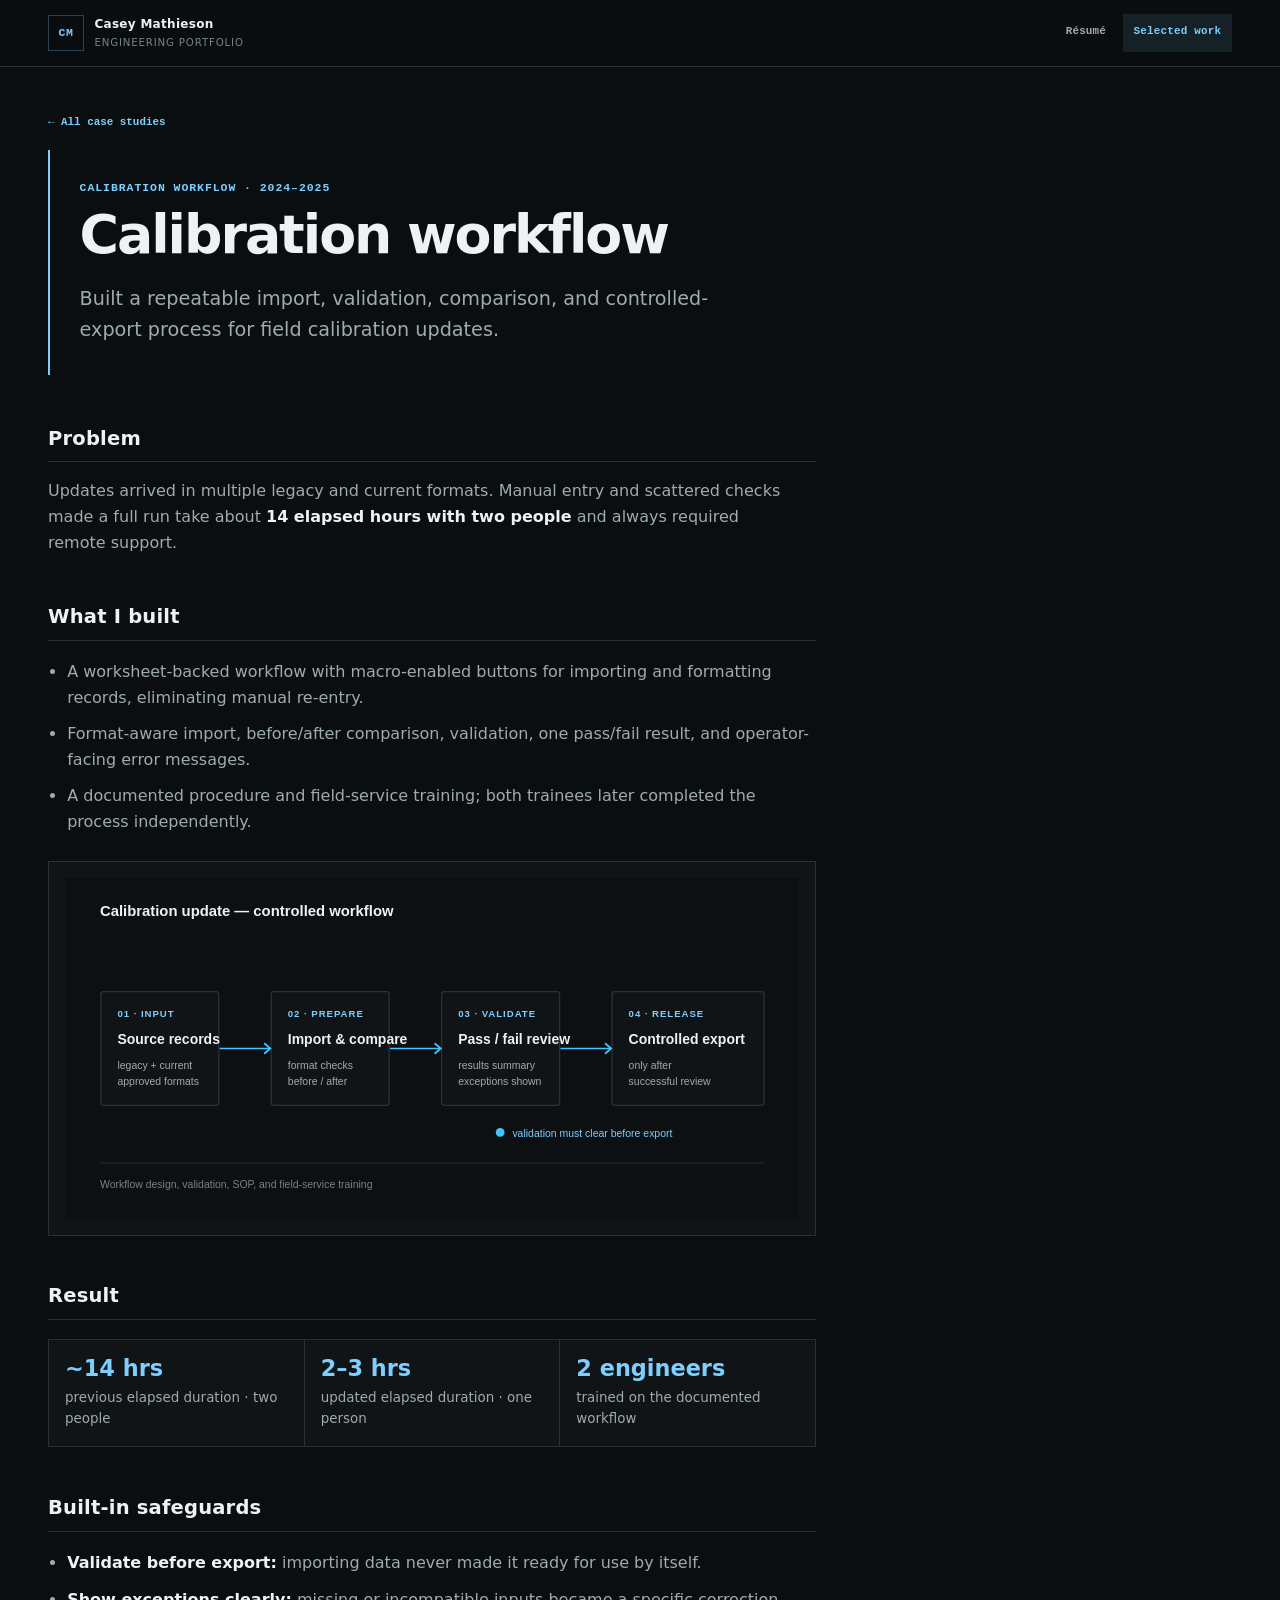
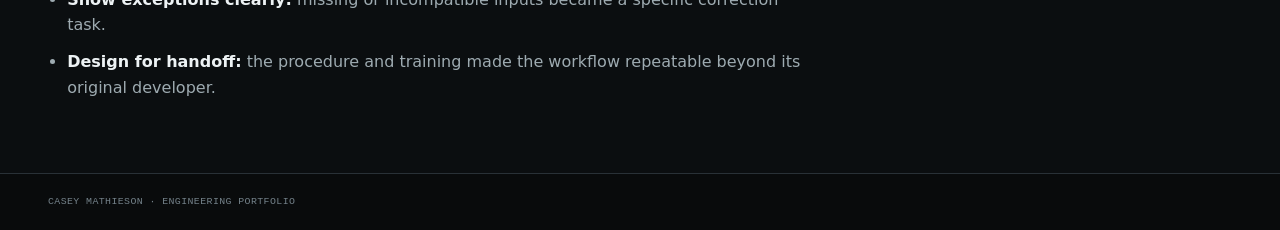
<file: portfolio/calibration-validation.html>
<!doctype html>
<html lang="en">
<head>
  <meta charset="utf-8">
  <meta name="viewport" content="width=device-width, initial-scale=1">
  <link rel="icon" type="image/svg+xml" href="/favicon.svg">
  <meta name="description" content="How Casey Mathieson modernized a field-calibration workflow.">
  <meta name="theme-color" content="#0b0e10">
  <title>Calibration Workflow | Casey Mathieson</title>
  <link rel="stylesheet" href="portfolio.css">
</head>
<body>
  <a class="skip-link" href="#content">Skip to content</a>
  <header class="site-header"><div class="header-inner">
    <a class="brand" href="../index.html" aria-label="Casey Mathieson résumé home"><span class="brand-mark">CM</span><span class="brand-copy"><strong>Casey Mathieson</strong><small>Engineering portfolio</small></span></a>
    <nav class="site-nav" aria-label="Primary navigation"><a class="nav-link" href="../index.html">Résumé</a><a class="nav-link" href="index.html" aria-current="page">Selected work</a></nav>
  </div></header>

  <main id="content"><div class="content">
    <a class="back-link" href="index.html">All case studies</a>
    <article class="case-layout compact-case">
      <header class="hero">
        <p class="eyebrow">Calibration workflow · 2024–2025</p>
        <h1>Calibration workflow</h1>
        <p class="hero-copy">Built a repeatable import, validation, comparison, and controlled-export process for field calibration updates.</p>
      </header>
      <div class="case-main">
        <h2>Problem</h2>
        <p>Updates arrived in multiple legacy and current formats. Manual entry and scattered checks made a full run take about <strong>14 elapsed hours with two people</strong> and always required remote support.</p>

        <h2>What I built</h2>
        <ul class="contribution-list">
          <li>A worksheet-backed workflow with macro-enabled buttons for importing and formatting records, eliminating manual re-entry.</li>
          <li>Format-aware import, before/after comparison, validation, one pass/fail result, and operator-facing error messages.</li>
          <li>A documented procedure and field-service training; both trainees later completed the process independently.</li>
        </ul>

        <figure class="case-figure"><img src="assets/calibration-validation.svg" alt="A compact calibration-update workflow showing source files flowing through import, comparison, validation, and controlled export."></figure>

        <h2>Result</h2>
        <div class="metric-grid" aria-label="Calibration workflow results">
          <div class="metric"><strong>~14 hrs</strong><span>previous elapsed duration · two people</span></div>
          <div class="metric"><strong>2–3 hrs</strong><span>updated elapsed duration · one person</span></div>
          <div class="metric"><strong>2 engineers</strong><span>trained on the documented workflow</span></div>
        </div>
        <h2>Built-in safeguards</h2>
        <ul class="contribution-list">
          <li><strong>Validate before export:</strong> importing data never made it ready for use by itself.</li>
          <li><strong>Show exceptions clearly:</strong> missing or incompatible inputs became a specific correction task.</li>
          <li><strong>Design for handoff:</strong> the procedure and training made the workflow repeatable beyond its original developer.</li>
        </ul>
      </div>
    </article>
  </div></main>
  <footer class="site-footer"><div class="site-footer-inner"><p class="footer-note">Casey Mathieson · Engineering portfolio</p></div></footer>
</body>
</html>
</file>
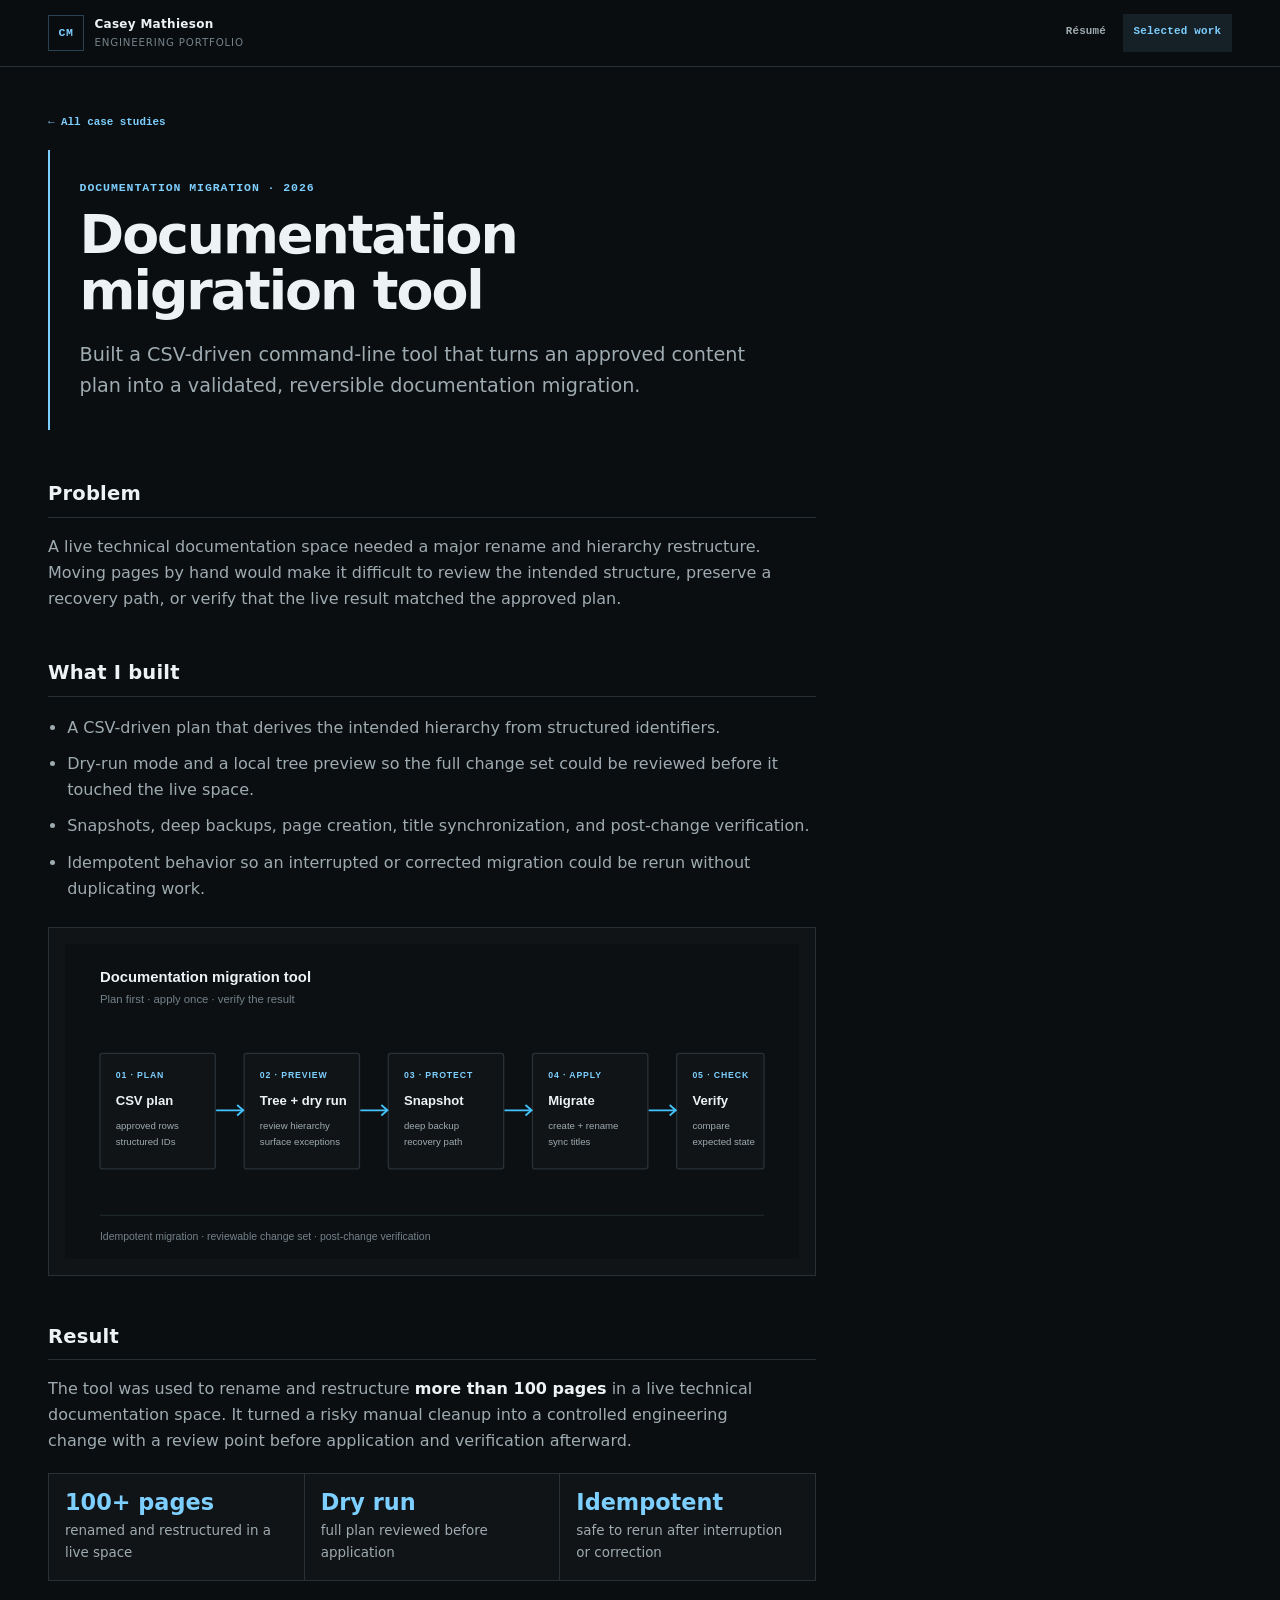
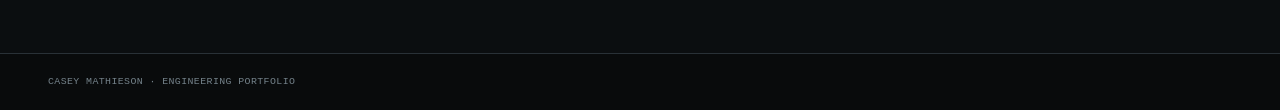
<file: portfolio/documentation-migration.html>
<!doctype html>
<html lang="en">
<head>
  <meta charset="utf-8">
  <meta name="viewport" content="width=device-width, initial-scale=1">
  <link rel="icon" type="image/svg+xml" href="/favicon.svg">
  <meta name="description" content="How Casey Mathieson built a validated, reversible documentation-migration tool.">
  <meta name="theme-color" content="#0b0e10">
  <title>Documentation Migration Tool | Casey Mathieson</title>
  <link rel="stylesheet" href="portfolio.css">
</head>
<body>
  <a class="skip-link" href="#content">Skip to content</a>
  <header class="site-header"><div class="header-inner">
    <a class="brand" href="../index.html" aria-label="Casey Mathieson résumé home"><span class="brand-mark">CM</span><span class="brand-copy"><strong>Casey Mathieson</strong><small>Engineering portfolio</small></span></a>
    <nav class="site-nav" aria-label="Primary navigation"><a class="nav-link" href="../index.html">Résumé</a><a class="nav-link" href="index.html" aria-current="page">Selected work</a></nav>
  </div></header>

  <main id="content"><div class="content">
    <a class="back-link" href="index.html">All case studies</a>
    <article class="case-layout compact-case">
      <header class="hero">
        <p class="eyebrow">Documentation migration · 2026</p>
        <h1>Documentation migration tool</h1>
        <p class="hero-copy">Built a CSV-driven command-line tool that turns an approved content plan into a validated, reversible documentation migration.</p>
      </header>
      <div class="case-main">
        <h2>Problem</h2>
        <p>A live technical documentation space needed a major rename and hierarchy restructure. Moving pages by hand would make it difficult to review the intended structure, preserve a recovery path, or verify that the live result matched the approved plan.</p>

        <h2>What I built</h2>
        <ul class="contribution-list">
          <li>A CSV-driven plan that derives the intended hierarchy from structured identifiers.</li>
          <li>Dry-run mode and a local tree preview so the full change set could be reviewed before it touched the live space.</li>
          <li>Snapshots, deep backups, page creation, title synchronization, and post-change verification.</li>
          <li>Idempotent behavior so an interrupted or corrected migration could be rerun without duplicating work.</li>
        </ul>

        <figure class="case-figure"><img src="assets/documentation-migration.svg" alt="Documentation migration tool flow from an approved CSV plan through preview, backup, migration, and verification."></figure>

        <h2>Result</h2>
        <p>The tool was used to rename and restructure <strong>more than 100 pages</strong> in a live technical documentation space. It turned a risky manual cleanup into a controlled engineering change with a review point before application and verification afterward.</p>
        <div class="metric-grid" aria-label="Documentation migration tool capabilities">
          <div class="metric"><strong>100+ pages</strong><span>renamed and restructured in a live space</span></div>
          <div class="metric"><strong>Dry run</strong><span>full plan reviewed before application</span></div>
          <div class="metric"><strong>Idempotent</strong><span>safe to rerun after interruption or correction</span></div>
        </div>
      </div>
    </article>
  </div></main>
  <footer class="site-footer"><div class="site-footer-inner"><p class="footer-note">Casey Mathieson · Engineering portfolio</p></div></footer>
</body>
</html>
</file>
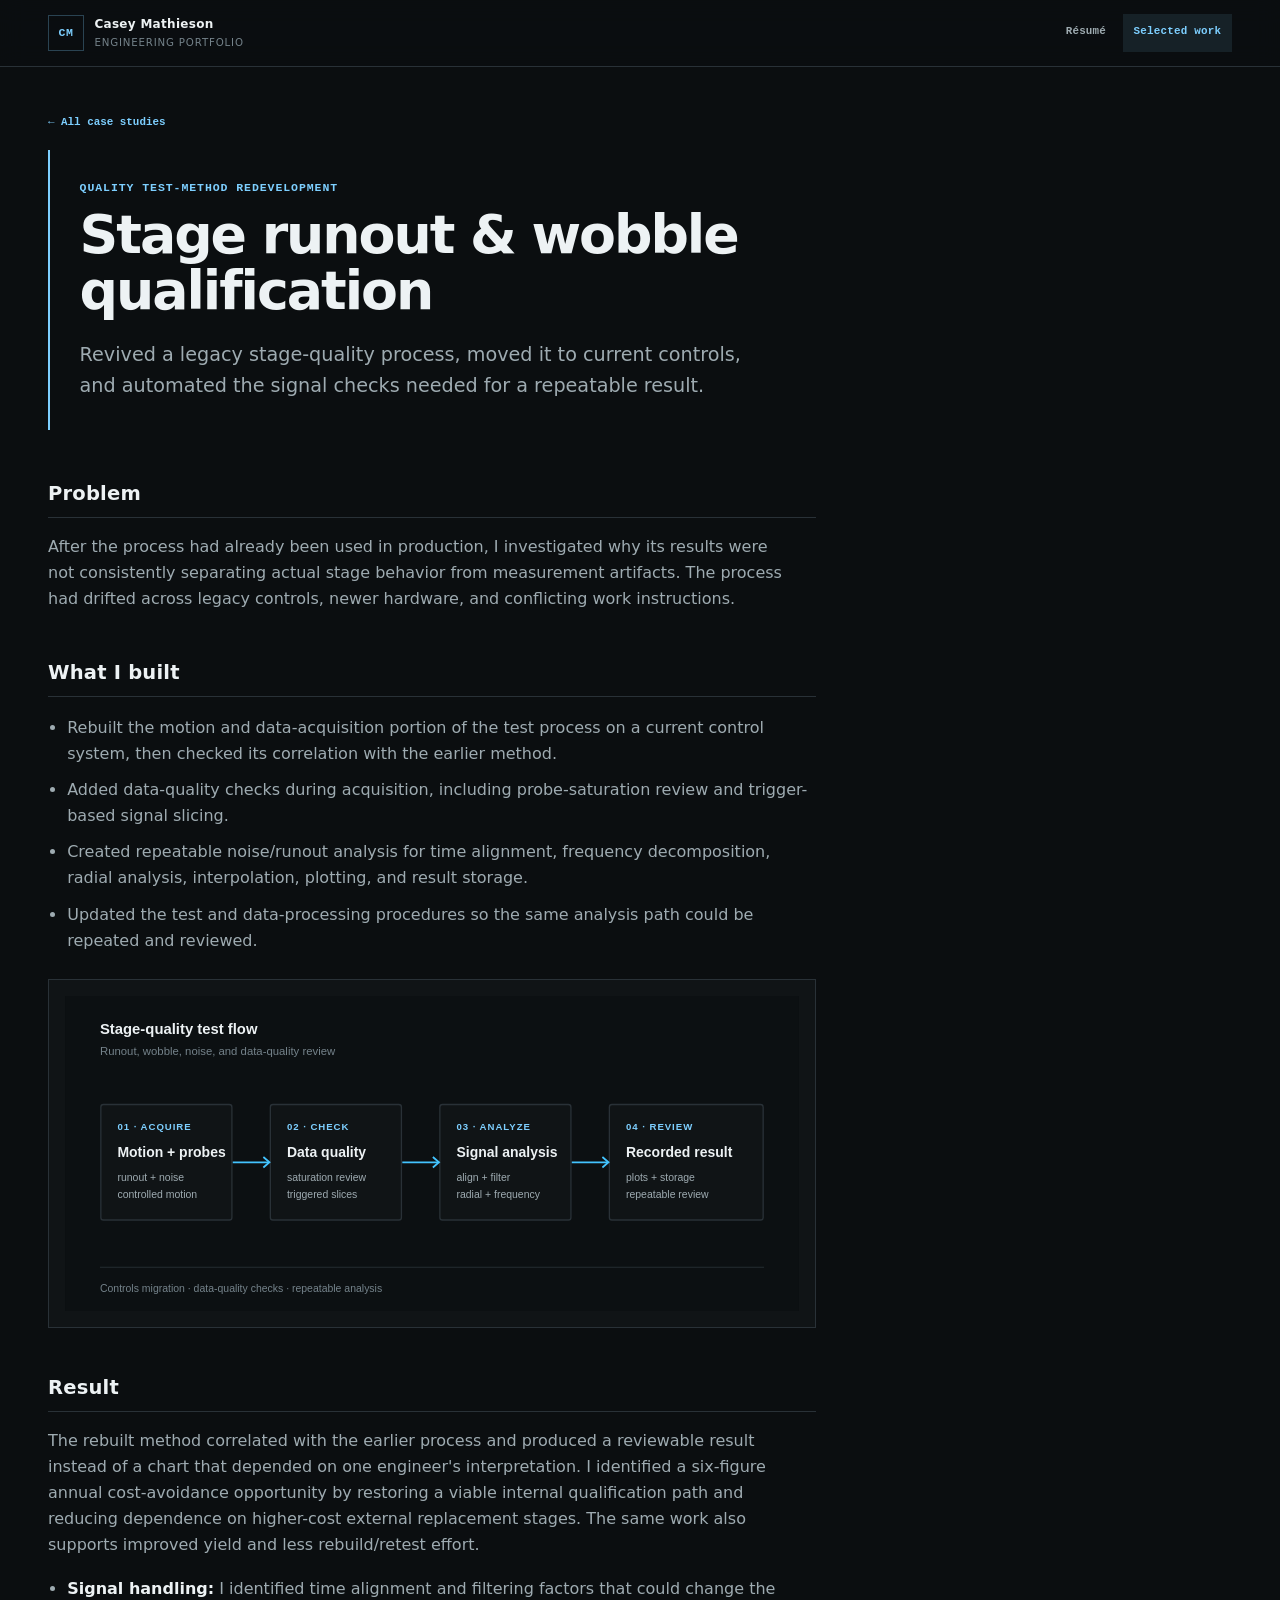
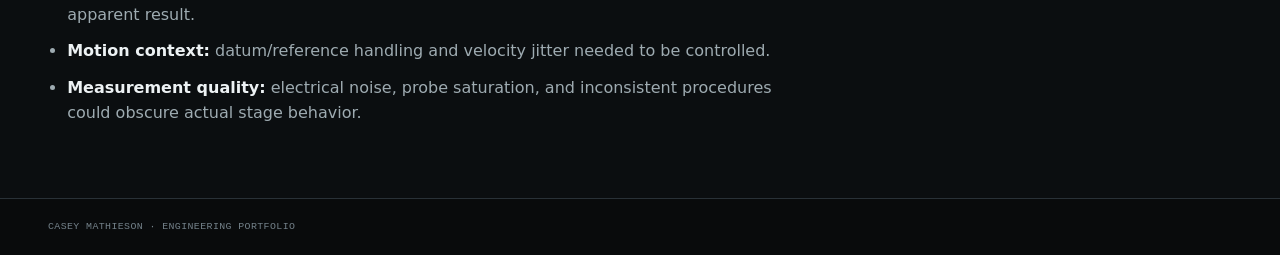
<file: portfolio/precision-quality-analytics.html>
<!doctype html>
<html lang="en">
<head>
  <meta charset="utf-8">
  <meta name="viewport" content="width=device-width, initial-scale=1">
  <link rel="icon" type="image/svg+xml" href="/favicon.svg">
  <meta name="description" content="How Casey Mathieson rebuilt a precision-stage runout and wobble qualification process.">
  <meta name="theme-color" content="#0b0e10">
  <title>Stage Qualification | Casey Mathieson</title>
  <link rel="stylesheet" href="portfolio.css">
</head>
<body>
  <a class="skip-link" href="#content">Skip to content</a>
  <header class="site-header"><div class="header-inner">
    <a class="brand" href="../index.html" aria-label="Casey Mathieson résumé home"><span class="brand-mark">CM</span><span class="brand-copy"><strong>Casey Mathieson</strong><small>Engineering portfolio</small></span></a>
    <nav class="site-nav" aria-label="Primary navigation"><a class="nav-link" href="../index.html">Résumé</a><a class="nav-link" href="index.html" aria-current="page">Selected work</a></nav>
  </div></header>

  <main id="content"><div class="content">
    <a class="back-link" href="index.html">All case studies</a>
    <article class="case-layout compact-case">
      <header class="hero">
        <p class="eyebrow">Quality test-method redevelopment</p>
        <h1>Stage runout &amp; wobble qualification</h1>
        <p class="hero-copy">Revived a legacy stage-quality process, moved it to current controls, and automated the signal checks needed for a repeatable result.</p>
      </header>
      <div class="case-main">
        <h2>Problem</h2>
        <p>After the process had already been used in production, I investigated why its results were not consistently separating actual stage behavior from measurement artifacts. The process had drifted across legacy controls, newer hardware, and conflicting work instructions.</p>

        <h2>What I built</h2>
        <ul class="contribution-list">
          <li>Rebuilt the motion and data-acquisition portion of the test process on a current control system, then checked its correlation with the earlier method.</li>
          <li>Added data-quality checks during acquisition, including probe-saturation review and trigger-based signal slicing.</li>
          <li>Created repeatable noise/runout analysis for time alignment, frequency decomposition, radial analysis, interpolation, plotting, and result storage.</li>
          <li>Updated the test and data-processing procedures so the same analysis path could be repeated and reviewed.</li>
        </ul>

        <figure class="case-figure"><img src="assets/precision-quality-analytics.svg" alt="A stage-quality test flow from acquiring motion and probe signals through data checks, analysis, and recorded review."></figure>

        <h2>Result</h2>
        <p>The rebuilt method correlated with the earlier process and produced a reviewable result instead of a chart that depended on one engineer's interpretation. I identified a six-figure annual cost-avoidance opportunity by restoring a viable internal qualification path and reducing dependence on higher-cost external replacement stages. The same work also supports improved yield and less rebuild/retest effort.</p>
        <ul class="contribution-list">
          <li><strong>Signal handling:</strong> I identified time alignment and filtering factors that could change the apparent result.</li>
          <li><strong>Motion context:</strong> datum/reference handling and velocity jitter needed to be controlled.</li>
          <li><strong>Measurement quality:</strong> electrical noise, probe saturation, and inconsistent procedures could obscure actual stage behavior.</li>
        </ul>
      </div>
    </article>
  </div></main>
  <footer class="site-footer"><div class="site-footer-inner"><p class="footer-note">Casey Mathieson · Engineering portfolio</p></div></footer>
</body>
</html>
</file>
<file: portfolio/portfolio.css>
:root {
  color-scheme: dark;
  --void: #0b0e10;
  --surface: #101416;
  --surface-raised: #151b1f;
  --border: #293137;
  --rule: rgba(125, 207, 255, .28);
  --text: #edf2f4;
  --muted: #9eabb1;
  --dim: #74828a;
  --cyan: #7dcfff;
  --cyan-strong: #43c4ff;
  --cyan-wash: rgba(125, 207, 255, .1);
}
* { box-sizing: border-box; }
html { scroll-behavior: smooth; }
body {
  min-width: 20rem;
  min-height: 100vh;
  margin: 0;
  background: var(--void);
  color: var(--text);
  font: 16px/1.62 Inter, "Segoe UI Variable", "Segoe UI", system-ui, sans-serif;
}
a { color: inherit; text-decoration: none; }
a:hover { color: var(--cyan); }
.mono, .eyebrow, .nav-link, .tag, .case-number, .fact-label, .footer-note {
  font-family: "JetBrains Mono", "Cascadia Code", Consolas, monospace;
}
.skip-link {
  position: fixed;
  z-index: 5;
  top: -5rem;
  left: 1rem;
  padding: .55rem .8rem;
  background: var(--cyan);
  color: #061218;
  font-weight: 800;
}
.skip-link:focus { top: 1rem; }
.site-header {
  position: sticky;
  z-index: 2;
  top: 0;
  border-bottom: 1px solid var(--border);
  background: rgba(11, 14, 16, .94);
  backdrop-filter: blur(12px);
}
.header-inner, .content, .site-footer-inner {
  width: min(100% - 2rem, 74rem);
  margin: 0 auto;
}
.header-inner {
  display: flex;
  align-items: center;
  justify-content: space-between;
  min-height: 4.1rem;
  gap: 1rem;
}
.brand {
  display: inline-flex;
  align-items: center;
  gap: .65rem;
  min-width: 0;
  color: var(--text);
}
.brand-mark {
  display: grid;
  width: 2.25rem;
  height: 2.25rem;
  place-items: center;
  border: 1px solid var(--rule);
  color: var(--cyan);
  font: 800 .72rem/1 "JetBrains Mono", "Cascadia Code", Consolas, monospace;
  letter-spacing: .06em;
}
.brand-copy { min-width: 0; }
.brand-copy strong, .brand-copy small { display: block; }
.brand-copy strong { font-size: .75rem; letter-spacing: .025em; }
.brand-copy small { color: var(--dim); font-size: .64rem; letter-spacing: .08em; text-transform: uppercase; }
.site-nav { display: flex; flex-wrap: wrap; align-items: center; gap: .35rem; }
.nav-link {
  min-height: 2.35rem;
  padding: .55rem .68rem;
  color: var(--muted);
  font-size: .68rem;
  font-weight: 700;
  letter-spacing: .02em;
}
.nav-link:hover, .nav-link:focus-visible, .nav-link[aria-current="page"] {
  background: var(--cyan-wash);
  color: var(--cyan);
  outline: none;
}
main { padding: 2.5rem 0 4.5rem; }
.hero {
  padding: clamp(1.1rem, 3vw, 1.85rem);
  border-left: 2px solid var(--cyan);
  background: none;
}
.eyebrow {
  margin: 0 0 .55rem;
  color: var(--cyan);
  font-size: .72rem;
  font-weight: 700;
  letter-spacing: .08em;
  text-transform: uppercase;
}
h1, h2, h3 { color: var(--text); }
h1 {
  max-width: 22ch;
  margin: 0;
  font-size: clamp(2rem, 4.2vw, 3.5rem);
  line-height: 1.04;
  letter-spacing: -.038em;
}
.hero-copy {
  max-width: 43rem;
  margin: 1.25rem 0 0;
  color: var(--muted);
  font-size: clamp(1rem, 2vw, 1.2rem);
}
.notice {
  display: inline-flex;
  margin-top: 1.4rem;
  padding: .45rem .65rem;
  border: 1px solid var(--rule);
  color: var(--cyan);
  font: 700 .65rem/1.25 "JetBrains Mono", "Cascadia Code", Consolas, monospace;
  letter-spacing: .04em;
  text-transform: uppercase;
}
section { margin-top: 3.25rem; }
.section-head { margin-bottom: 1rem; border-bottom: 1px solid var(--rule); }
h2 { margin: 0; padding-bottom: .6rem; font-size: 1.22rem; letter-spacing: .01em; }
.section-intro { max-width: 48rem; margin: 0 0 1.4rem; color: var(--muted); }
.case-grid { display: grid; grid-template-columns: repeat(3, minmax(0, 1fr)); gap: 1px; border: 1px solid var(--border); background: var(--border); }
.case-card { display: flex; flex-direction: column; min-width: 0; padding: 1rem; background: var(--surface); transition: background .16s ease, transform .16s ease; }
.case-card:hover { background: var(--surface-raised); transform: translateY(-2px); }
.case-visual { display: block; width: 100%; margin-bottom: 1.15rem; border: 1px solid var(--border); background: #0c1012; }
.case-number { color: var(--cyan); font-size: .65rem; font-weight: 700; letter-spacing: .08em; }
h3 { margin: .55rem 0 0; font-size: 1.2rem; line-height: 1.2; }
.case-card p { margin: .8rem 0 0; color: var(--muted); }
.tag-row { display: flex; flex-wrap: wrap; gap: .35rem; margin: 1rem 0 1.1rem; }
.tag { padding: .2rem .38rem; border: 1px solid var(--border); color: var(--dim); font-size: .6rem; font-weight: 700; letter-spacing: .025em; }
.case-link { margin-top: auto; color: var(--cyan); font-weight: 800; }
.case-link::after { content: " →"; }
.case-layout {
  display: grid;
  grid-template-areas: "hero hero" "main sidebar";
  grid-template-columns: minmax(0, 1fr) 15rem;
  gap: clamp(1.5rem, 4vw, 3rem);
  align-items: start;
}
.case-layout .hero { grid-area: hero; }
.case-layout.compact-case { grid-template-areas: "hero" "main"; grid-template-columns: minmax(0, 1fr); }
.compact-case .hero, .compact-case .case-main { max-width: 48rem; }
.case-main { grid-area: main; min-width: 0; }
.case-sidebar { grid-area: sidebar; }
.case-main h2 { margin-top: 2.8rem; padding-bottom: .45rem; border-bottom: 1px solid var(--border); }
.case-main h2:first-child { margin-top: 0; }
.case-main p { max-width: 46rem; color: var(--muted); }
.case-main strong { color: var(--text); }
.case-sidebar { position: sticky; top: 5.5rem; padding: .9rem; border: 1px solid var(--border); background: var(--surface); }
.fact + .fact { margin-top: 1rem; padding-top: 1rem; border-top: 1px solid var(--border); }
.fact-label { display: block; color: var(--dim); font-size: .61rem; font-weight: 700; letter-spacing: .07em; text-transform: uppercase; }
.fact-value { display: block; margin-top: .25rem; color: var(--text); font-size: .88rem; }
.flow-list { display: grid; gap: .65rem; margin: 1.25rem 0 0; padding: 0; list-style: none; counter-reset: flow; }
.flow-list li { position: relative; min-height: 3.3rem; padding: .7rem .75rem .7rem 3.35rem; border-left: 1px solid var(--rule); background: var(--surface); color: var(--muted); }
.flow-list li::before { counter-increment: flow; content: "0" counter(flow); position: absolute; top: .78rem; left: .75rem; color: var(--cyan); font: 800 .7rem/1 "JetBrains Mono", "Cascadia Code", Consolas, monospace; }
.flow-list strong { display: block; margin-bottom: .12rem; }
.case-figure { margin: 1.6rem 0 0; padding: 1rem; border: 1px solid var(--border); background: var(--surface); }
.case-figure img { display: block; width: 100%; height: auto; }
.case-figure figcaption { margin-top: .8rem; color: var(--dim); font-size: .82rem; }
.decision-grid { display: grid; grid-template-columns: repeat(2, minmax(0, 1fr)); gap: 1px; margin-top: 1.2rem; border: 1px solid var(--border); background: var(--border); }
.decision { padding: 1rem; background: var(--surface); }
.decision h3 { margin: 0; font-size: .95rem; }
.decision p { margin: .45rem 0 0; font-size: .9rem; }
.contribution-list { margin: 1.15rem 0 0; padding-left: 1.2rem; color: var(--muted); }
.contribution-list li + li { margin-top: .65rem; }
.metric-grid { display: grid; grid-template-columns: repeat(3, minmax(0, 1fr)); gap: 1px; margin-top: 1.2rem; border: 1px solid var(--border); background: var(--border); }
.metric { padding: 1rem; background: var(--surface); }
.metric strong { display: block; color: var(--cyan); font-size: 1.4rem; line-height: 1.1; }
.metric span { display: block; margin-top: .35rem; color: var(--muted); font-size: .84rem; }
.project-note { margin-top: 1.5rem; padding: .8rem 1rem; border-left: 2px solid var(--rule); background: var(--surface); color: var(--dim); font-size: .87rem; }
.project-note strong { color: var(--text); }
.back-link { display: inline-block; margin-bottom: 1.4rem; color: var(--cyan); font: 700 .68rem/1 "JetBrains Mono", "Cascadia Code", Consolas, monospace; }
.back-link::before { content: "← "; }
.site-footer { border-top: 1px solid var(--border); background: #090b0c; }
.site-footer-inner { display: flex; flex-wrap: wrap; justify-content: space-between; gap: .7rem; padding: 1.25rem 0; color: var(--dim); }
.footer-note { margin: 0; font-size: .62rem; letter-spacing: .04em; text-transform: uppercase; }
@media (max-width: 850px) {
  .case-grid { grid-template-columns: 1fr; }
  .case-layout { grid-template-areas: "hero" "main" "sidebar"; grid-template-columns: 1fr; }
  .case-sidebar { position: static; }
}
@media (max-width: 560px) {
  .metric-grid { grid-template-columns: 1fr; }
}
@media (max-width: 560px) {
  .header-inner, .content, .site-footer-inner { width: min(100% - 1.4rem, 74rem); }
  .header-inner { min-height: 3.7rem; }
  .brand-copy { display: none; }
  .nav-link { padding: .5rem; }
  main { padding-top: 1.4rem; }
  .hero { padding: 1.15rem; }
  .decision-grid { grid-template-columns: 1fr; }
}
@media print {
  body { background: #fff; color: #111; }
  .site-header, .site-footer, .back-link { display: none; }
  main { padding: 0; }
  .hero, .case-sidebar, .case-figure, .decision, .flow-list li { background: #fff; }
  .hero { border-left-color: #0b6380; }
  h1, h2, h3, .fact-value, .case-main strong { color: #111; }
  .hero-copy, .case-main p, .decision p { color: #333; }
}
</file>
